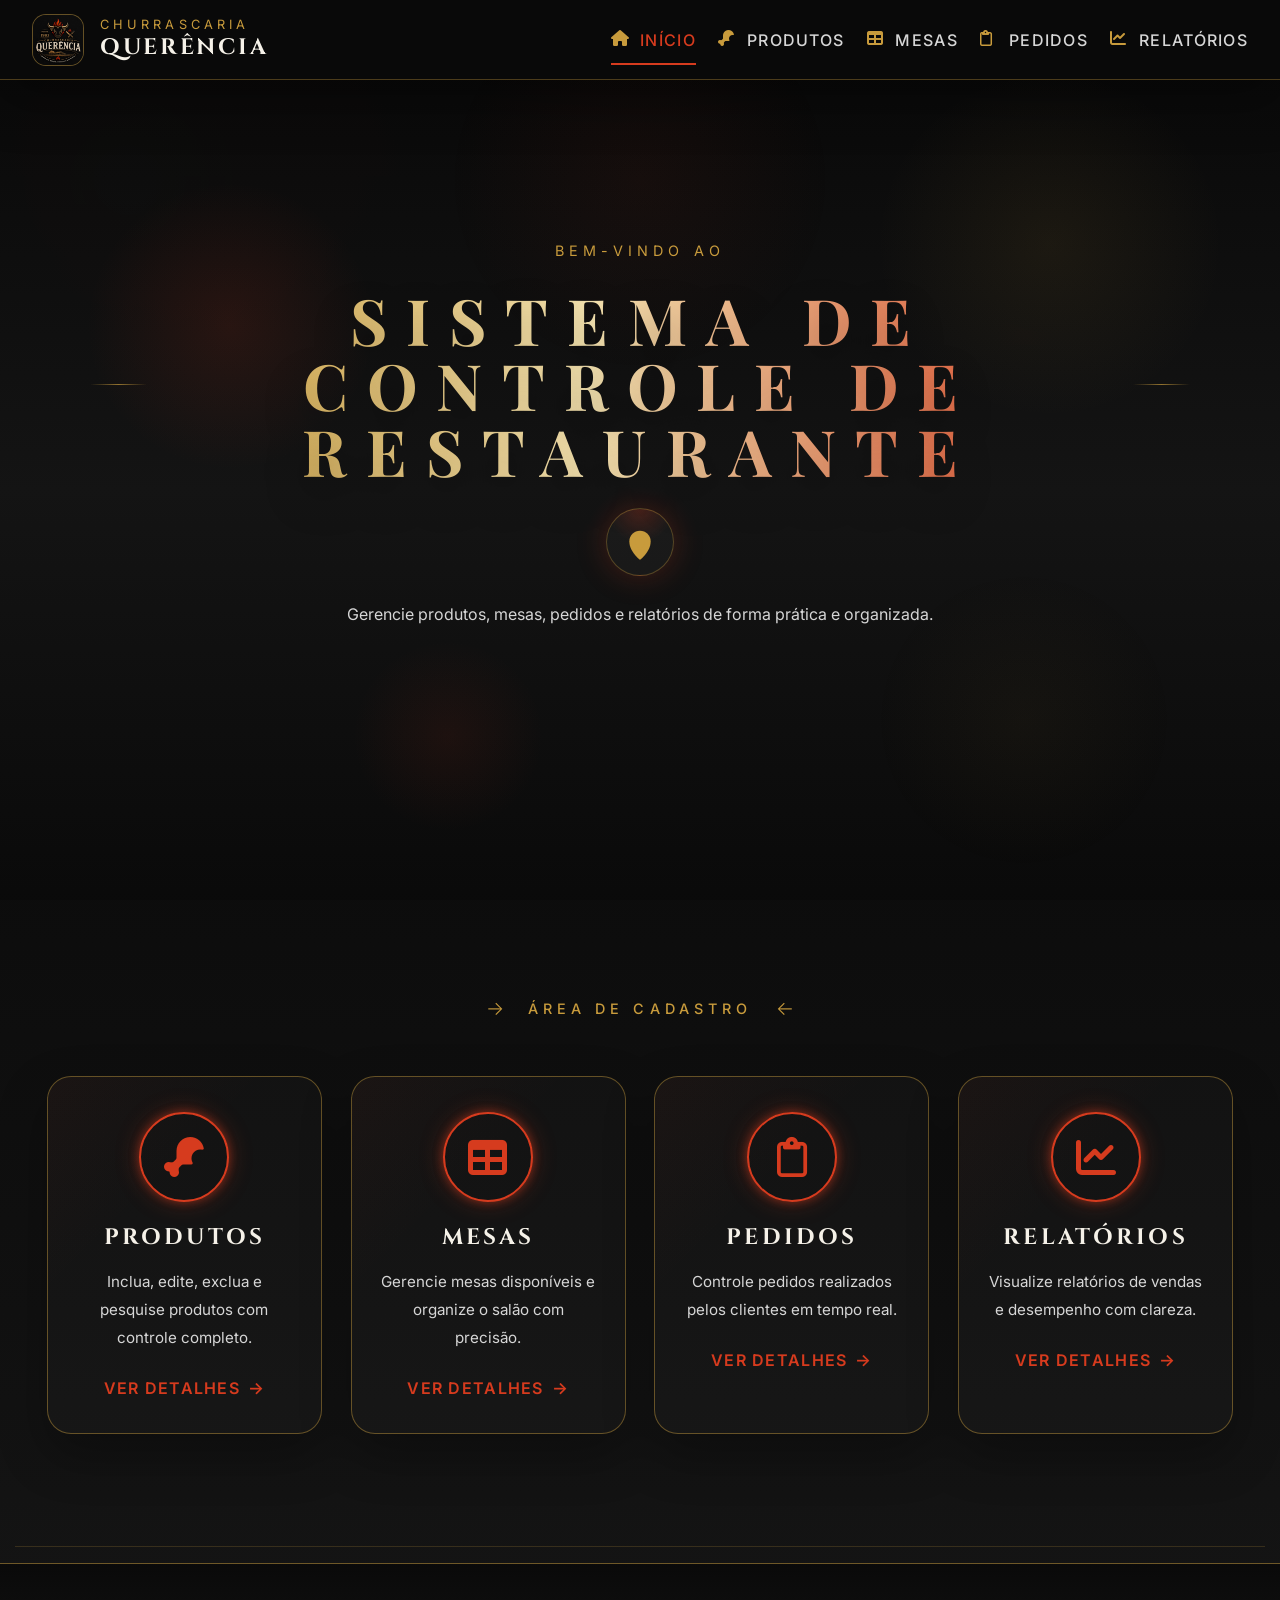
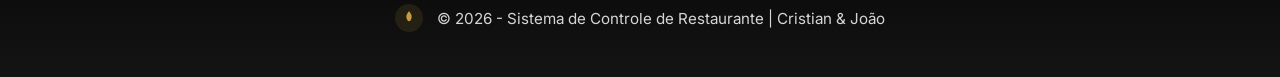
<file: index.html>
<!doctype html>
<html lang="pt-BR">
  <head>
    <meta charset="UTF-8" />
    <meta name="viewport" content="width=device-width, initial-scale=1.0" />
    <title>Churrascaria Querência | Sistema Administrativo</title>
    <link rel="preconnect" href="https://fonts.googleapis.com" />
    <link rel="preconnect" href="https://fonts.gstatic.com" crossorigin />
    <link
      href="https://fonts.googleapis.com/css2?family=Cinzel:wght@400;600;700&family=Inter:wght@300;400;500;600&family=Playfair+Display:wght@600;700&family=Montserrat:wght@400;500;600&display=swap"
      rel="stylesheet"
    />
    <link
      rel="stylesheet"
      href="https://cdnjs.cloudflare.com/ajax/libs/font-awesome/6.4.0/css/all.min.css"
    />
    <link rel="stylesheet" href="mainpage/css/style.css" />
  </head>
  <body>
    <div class="page-overlay"></div>

    <header class="topbar">
      <div class="brand">
        <div class="brand-logo">
          <img src="src/logo.jpeg" alt="Logo Churrascaria Querência" />
        </div>
        <div class="brand-copy">
          <span>CHURRASCARIA</span>
          <h1>QUERÊNCIA</h1>
        </div>
      </div>

      <nav class="navbar">
        <ul>
          <li>
            <a class="active" href="#inicio"
              ><span class="nav-icon nav-home"
                ><i class="fa-solid fa-house"></i></span
              ><span>Início</span></a
            >
          </li>
          <li>
            <a href="produtos/index.html"
              ><span class="nav-icon nav-product"
                ><i class="fa-solid fa-drumstick-bite"></i></span
              ><span>Produtos</span></a
            >
          </li>
          <li>
            <a href="mesas/index.html"
              ><span class="nav-icon nav-table"
                ><i class="fa-solid fa-table"></i></span
              ><span>Mesas</span></a
            >
          </li>
          <li>
            <a href="pedidos/index.html"
              ><span class="nav-icon nav-order"
                ><i class="fa-regular fa-clipboard"></i></span
              ><span>Pedidos</span></a
            >
          </li>
          <li>
            <a href="relatorio/index.html"
              ><span class="nav-icon nav-chart"
                ><i class="fa-solid fa-chart-line"></i></span
              ><span>Relatórios</span></a
            >
          </li>
        </ul>
      </nav>
    </header>

    <main>
      <section id="inicio" class="hero">
        <div class="hero-content">
          <span class="eyebrow">BEM-VINDO AO</span>
          <div class="hero-title-wrap">
            <span class="hero-line"></span>
            <h2>SISTEMA DE CONTROLE DE RESTAURANTE</h2>
            <span class="hero-line"></span>
          </div>
          <div class="hero-flame">
            <svg viewBox="0 0 64 64" aria-hidden="true">
              <path d="M32 62S14 48 14 31a18 18 0 0 1 36 0c0 17-18 31-18 31z" />
              <path d="M32 46s8-8 8-16a8 8 0 0 0-16 0c0 8 8 16 8 16z" />
            </svg>
          </div>
          <p class="hero-subtitle">
            Gerencie produtos, mesas, pedidos e relatórios de forma prática e
            organizada.
          </p>
        </div>
      </section>

      <section id="cadastro" class="cadastro">
        <div class="section-header">
          <div class="section-title-decoration">
            <span class="decoration-arrow">→</span>
            <span class="section-label">ÁREA DE CADASTRO</span>
            <span class="decoration-arrow">←</span>
          </div>
        </div>
        <div class="cards">
          <a class="card" href="produtos/index.html">
            <div class="card-icon">
              <i class="fa-solid fa-drumstick-bite"></i>
            </div>
            <h3>Produtos</h3>
            <p>
              Inclua, edite, exclua e pesquise produtos com controle completo.
            </p>
            <span class="card-cta">Ver detalhes</span>
          </a>

          <a class="card" href="mesas/index.html">
            <div class="card-icon">
              <i class="fa-solid fa-table"></i>
            </div>
            <h3>Mesas</h3>
            <p>Gerencie mesas disponíveis e organize o salão com precisão.</p>
            <span class="card-cta">Ver detalhes</span>
          </a>

          <a class="card" href="pedidos/index.html">
            <div class="card-icon">
              <i class="fa-regular fa-clipboard"></i>
            </div>
            <h3>Pedidos</h3>
            <p>Controle pedidos realizados pelos clientes em tempo real.</p>
            <span class="card-cta">Ver detalhes</span>
          </a>

          <a class="card" href="relatorio/index.html">
            <div class="card-icon">
              <i class="fa-solid fa-chart-line"></i>
            </div>
            <h3>Relatórios</h3>
            <p>Visualize relatórios de vendas e desempenho com clareza.</p>
            <span class="card-cta">Ver detalhes</span>
          </a>
        </div>
      </section>

      <section id="pedidos" class="info-section">
        <div class="info-panel">
          <h2>Gestão de Pedidos</h2>
          <p>
            Fluxo otimizado para comandas, cozinha e serviço de atendimento em
            uma interface sofisticada.
          </p>
        </div>
      </section>

      <section id="relatorios" class="info-section alt">
        <div class="info-panel">
          <h2>Relatórios Avançados</h2>
          <p>
            Análises de desempenho e vendas com precisão para decisões
            estratégicas.
          </p>
        </div>
      </section>

      <section id="contas" class="info-section">
        <div class="info-panel">
          <h2>Fechamento Seguro</h2>
          <p>
            Controle elegante das contas, fechamento diário e acompanhamento
            financeiro.
          </p>
        </div>
      </section>
    </main>

    <footer class="footer-bar">
      <div class="footer-inner">
        <span class="footer-icon">
          <svg viewBox="0 0 24 24" aria-hidden="true">
            <path d="M12 2s-4 4-4 8c0 3.9 2.4 7 4 7s4-3.1 4-7c0-4-4-8-4-8z" />
          </svg>
        </span>
        <p>© 2026 - Sistema de Controle de Restaurante | Cristian & João</p>
      </div>
    </footer>

    <script src="mainpage/js/script.js"></script>
  </body>
</html>
</file>
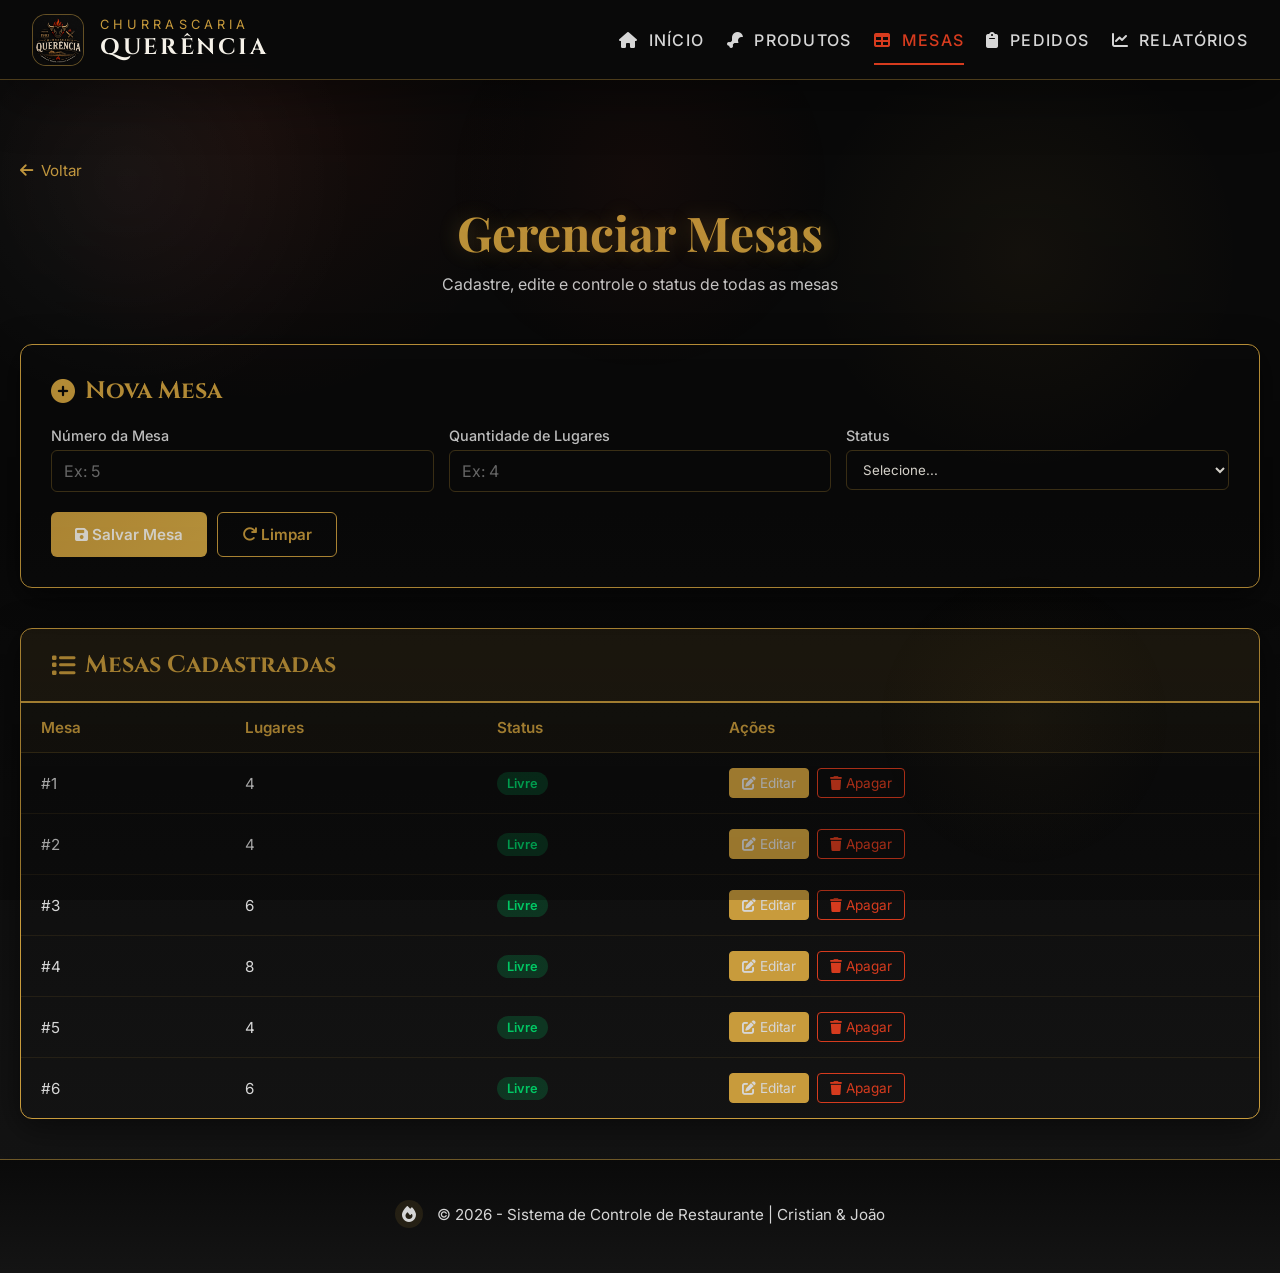
<file: mesas/index.html>
<!DOCTYPE html>
<html lang="pt-BR">

<head>
  <meta charset="UTF-8">
  <meta name="viewport" content="width=device-width, initial-scale=1.0">
  <title>Mesas | Churrascaria Querência</title>
  <link rel="preconnect" href="https://fonts.googleapis.com">
  <link rel="preconnect" href="https://fonts.gstatic.com" crossorigin>
  <link
    href="https://fonts.googleapis.com/css2?family=Cinzel:wght@400;600;700&family=Inter:wght@300;400;500;600&family=Playfair+Display:wght@600;700&family=Montserrat:wght@400;500;600&display=swap"
    rel="stylesheet">
  <link rel="stylesheet" href="https://cdnjs.cloudflare.com/ajax/libs/font-awesome/6.4.0/css/all.min.css">
  <link rel="stylesheet" href="css/style.css">
  <style>
    
  </style>
</head>

<body>
  <div class="page-overlay"></div>

  <header class="topbar">
    <div class="brand">
      <div class="brand-logo">
        <img src="../src/logo.jpeg" alt="Logo Churrascaria Querência" style="max-width: 50px;">
      </div>
      <div class="brand-copy">
        <span>CHURRASCARIA</span>
        <h1>QUERÊNCIA</h1>
      </div>
    </div>

    <nav class="navbar">
      <ul>
        <li><a href="../index.html"><i class="fas fa-home"></i> Início</a></li>
        <li><a href="../produtos/index.html"><i class="fas fa-drumstick-bite"></i> Produtos</a></li>
        <li><a href="#" class="active"><i class="fas fa-table"></i> Mesas</a></li>
        <li><a href="../pedidos/index.html"><i class="fas fa-clipboard"></i> Pedidos</a></li>
        <li><a href="#"><i class="fas fa-chart-line"></i> Relatórios</a></li>
      </ul>
    </nav>
  </header>

  <div class="page-content">
    <a href="../index.html" class="back-button">
      <i class="fas fa-arrow-left"></i> Voltar
    </a>

    <div class="page-header">
      <h1>Gerenciar Mesas</h1>
      <p>Cadastre, edite e controle o status de todas as mesas</p>
    </div>

    <!-- Formulário -->
    <div class="form-container">
      <h2><i class="fas fa-plus-circle"></i> Nova Mesa</h2>
      <form id="formMesa">
        <div class="form-row">
          <div class="form-group">
            <label for="numeroMesa">Número da Mesa</label>
            <input type="number" id="numeroMesa" placeholder="Ex: 5" required>
          </div>
          <div class="form-group">
            <label for="lugaresMesa">Quantidade de Lugares</label>
            <input type="number" id="lugaresMesa" placeholder="Ex: 4" required>
          </div>
          <div class="form-group">
            <label for="statusMesa">Status</label>
            <select id="statusMesa" required>
              <option value="">Selecione...</option>
              <option value="Livre">Livre</option>
              <option value="Ocupada">Ocupada</option>
              <option value="Reservada">Reservada</option>
            </select>
          </div>
        </div>
        <div class="button-group">
          <button type="submit" class="btn btn-primary">
            <i class="fas fa-save"></i> Salvar Mesa
          </button>
          <button type="reset" class="btn btn-secondary">
            <i class="fas fa-redo"></i> Limpar
          </button>
        </div>
      </form>
    </div>

    <!-- Tabela de Mesas -->
    <div class="table-container">
      <div class="table-header">
        <h2><i class="fas fa-list"></i> Mesas Cadastradas</h2>
      </div>
      <div id="tabelaMesas">
        <div class="empty-state">
          <i class="fas fa-inbox"></i>
          <p>Nenhuma mesa cadastrada ainda</p>
        </div>
      </div>
    </div>
  </div>

  <footer class="footer-bar">
    <div class="footer-inner">
      <span class="footer-icon">
        <i class="fas fa-fire"></i>
      </span>
      <p>© 2026 - Sistema de Controle de Restaurante | Cristian & João</p>
    </div>
  </footer>

  <script src="../mainpage/js/script.js"></script>
  <script src="js/script.js"></script>
</body>

</html>
</file>
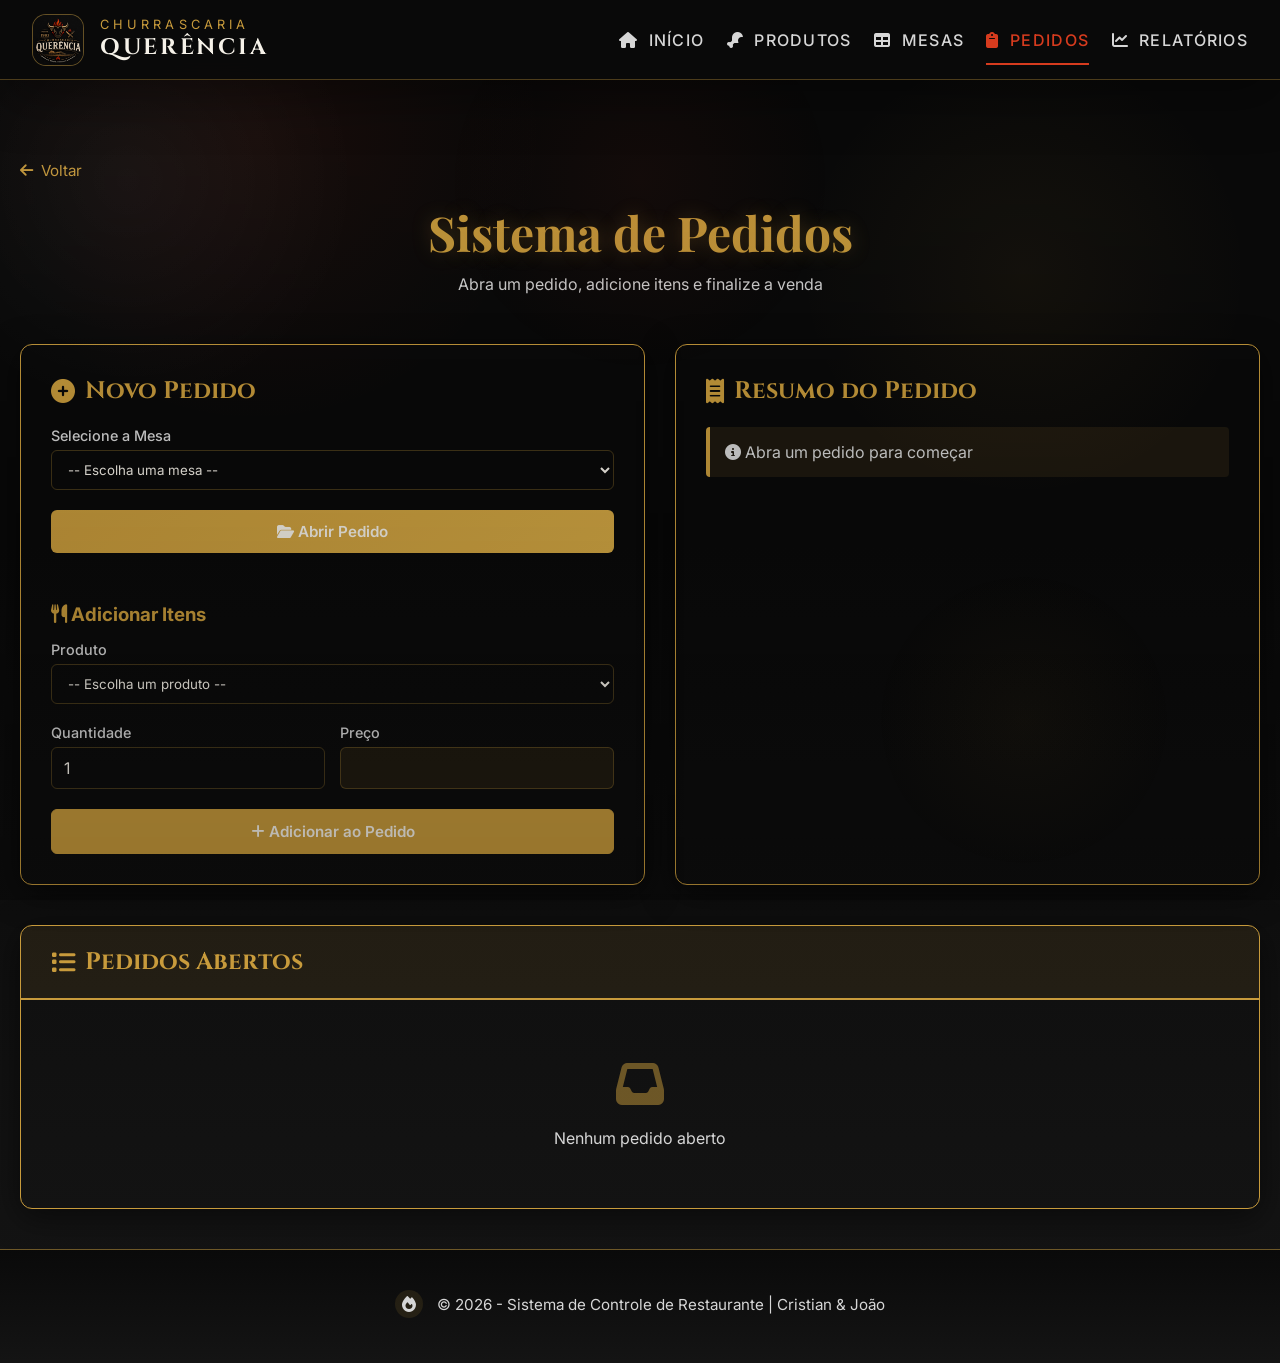
<file: pedidos/index.html>
<!doctype html>
<html lang="pt-BR">
  <head>
    <meta charset="UTF-8" />
    <meta name="viewport" content="width=device-width, initial-scale=1.0" />
    <title>Pedidos | Churrascaria Querência</title>
    <link rel="preconnect" href="https://fonts.googleapis.com" />
    <link rel="preconnect" href="https://fonts.gstatic.com" crossorigin />
    <link
      href="https://fonts.googleapis.com/css2?family=Cinzel:wght@400;600;700&family=Inter:wght@300;400;500;600&family=Playfair+Display:wght@600;700&family=Montserrat:wght@400;500;600&display=swap"
      rel="stylesheet"
    />
    <link
      rel="stylesheet"
      href="https://cdnjs.cloudflare.com/ajax/libs/font-awesome/6.4.0/css/all.min.css"
    />
    <link rel="stylesheet" href="css/style.css" />
  </head>

  <body>
    <div class="page-overlay"></div>

    <header class="topbar">
      <div class="brand">
        <div class="brand-logo">
          <img
            src="../src/logo.jpeg"
            alt="Logo Churrascaria Querência"
            style="max-width: 50px"
          />
        </div>
        <div class="brand-copy">
          <span>CHURRASCARIA</span>
          <h1>QUERÊNCIA</h1>
        </div>
      </div>

      <nav class="navbar">
        <ul>
          <li>
            <a href="../index.html"><i class="fas fa-home"></i> Início</a>
          </li>
          <li>
            <a href="../produtos/index.html"
              ><i class="fas fa-drumstick-bite"></i> Produtos</a
            >
          </li>
          <li>
            <a href="../mesas/index.html"><i class="fas fa-table"></i> Mesas</a>
          </li>
          <li>
            <a href="#" class="active"
              ><i class="fas fa-clipboard"></i> Pedidos</a
            >
          </li>
          <li>
            <a href="../relatorio/index.html"
              ><i class="fas fa-chart-line"></i> Relatórios</a
            >
          </li>
        </ul>
      </nav>
    </header>

    <div class="page-content">
      <a href="../index.html" class="back-button">
        <i class="fas fa-arrow-left"></i> Voltar
      </a>

      <div class="page-header">
        <h1>Sistema de Pedidos</h1>
        <p>Abra um pedido, adicione itens e finalize a venda</p>
      </div>

      <div class="grid-2">
        <!-- Painel Esquerdo: Criar Pedido -->
        <div class="form-container">
          <h2><i class="fas fa-plus-circle"></i> Novo Pedido</h2>

          <div class="form-row-full">
            <div class="form-group">
              <label for="mesaPedido">Selecione a Mesa</label>
              <select id="mesaPedido" required>
                <option value="">-- Escolha uma mesa --</option>
              </select>
            </div>
          </div>

          <button
            id="btnCriarPedido"
            class="btn btn-primary"
            style="width: 100%; margin-bottom: 20px"
          >
            <i class="fas fa-folder-open"></i> Abrir Pedido
          </button>

          <div class="info-box" id="infoPedido" style="display: none">
            Pedido aberto para: <strong id="mesaPedidoInfo"></strong>
          </div>

          <h3 style="color: var(--gold); margin-top: 30px; margin-bottom: 15px">
            <i class="fas fa-utensils"></i> Adicionar Itens
          </h3>

          <div class="form-row-full">
            <div class="form-group">
              <label for="produtoPedido">Produto</label>
              <select id="produtoPedido">
                <option value="">-- Escolha um produto --</option>
              </select>
            </div>
          </div>

          <div class="form-row">
            <div class="form-group">
              <label for="quantidadePedido">Quantidade</label>
              <input type="number" id="quantidadePedido" value="1" min="1" />
            </div>
            <div class="form-group">
              <label for="precoProduto">Preço</label>
              <input
                type="text"
                id="precoProduto"
                readonly
                style="background: rgba(200, 155, 60, 0.1)"
              />
            </div>
          </div>

          <button id="btnAdicionarItem" class="btn btn-add" style="width: 100%">
            <i class="fas fa-plus"></i> Adicionar ao Pedido
          </button>
        </div>

        <!-- Painel Direito: Resumo do Pedido -->
        <div class="form-container">
          <h2><i class="fas fa-receipt"></i> Resumo do Pedido</h2>

          <div id="pedidoResumo">
            <div class="info-box">
              <i class="fas fa-info-circle"></i> Abra um pedido para começar
            </div>
          </div>

          <div
            class="total-section"
            id="totalSection"
            style="
              display: none;
              flex-direction: column;
              align-items: flex-end;
              gap: 20px;
            "
          >
            <div style="width: 100%; text-align: right">
              <p style="margin-bottom: 10px">Total do Pedido:</p>
              <div class="total-amount" id="totalPedido">R$ 0,00</div>
            </div>

            <div style="width: 100%; display: flex; gap: 10px">
              <button
                id="btnLimparPedido"
                class="btn btn-secondary"
                style="flex: 1"
              >
                <i class="fas fa-redo"></i> Novo Pedido
              </button>
              <button
                id="btnFinalizarVenda"
                class="btn btn-primary"
                style="flex: 1"
              >
                <i class="fas fa-check"></i> Finalizar Venda
              </button>
            </div>
          </div>
        </div>
      </div>

      <!-- Tabela de Pedidos Abertos -->
      <div class="table-container">
        <div class="table-header">
          <h2><i class="fas fa-list"></i> Pedidos Abertos</h2>
        </div>
        <div id="tabelaPedidos">
          <div class="empty-state">
            <i class="fas fa-inbox"></i>
            <p>Nenhum pedido aberto</p>
          </div>
        </div>
      </div>
    </div>

    <footer class="footer-bar">
      <div class="footer-inner">
        <span class="footer-icon">
          <i class="fas fa-fire"></i>
        </span>
        <p>© 2026 - Sistema de Controle de Restaurante | Cristian & João</p>
      </div>
    </footer>

    <script src="../mainpage/js/script.js"></script>
    <script src="js/script.js"></script>
  </body>
</html>
</file>
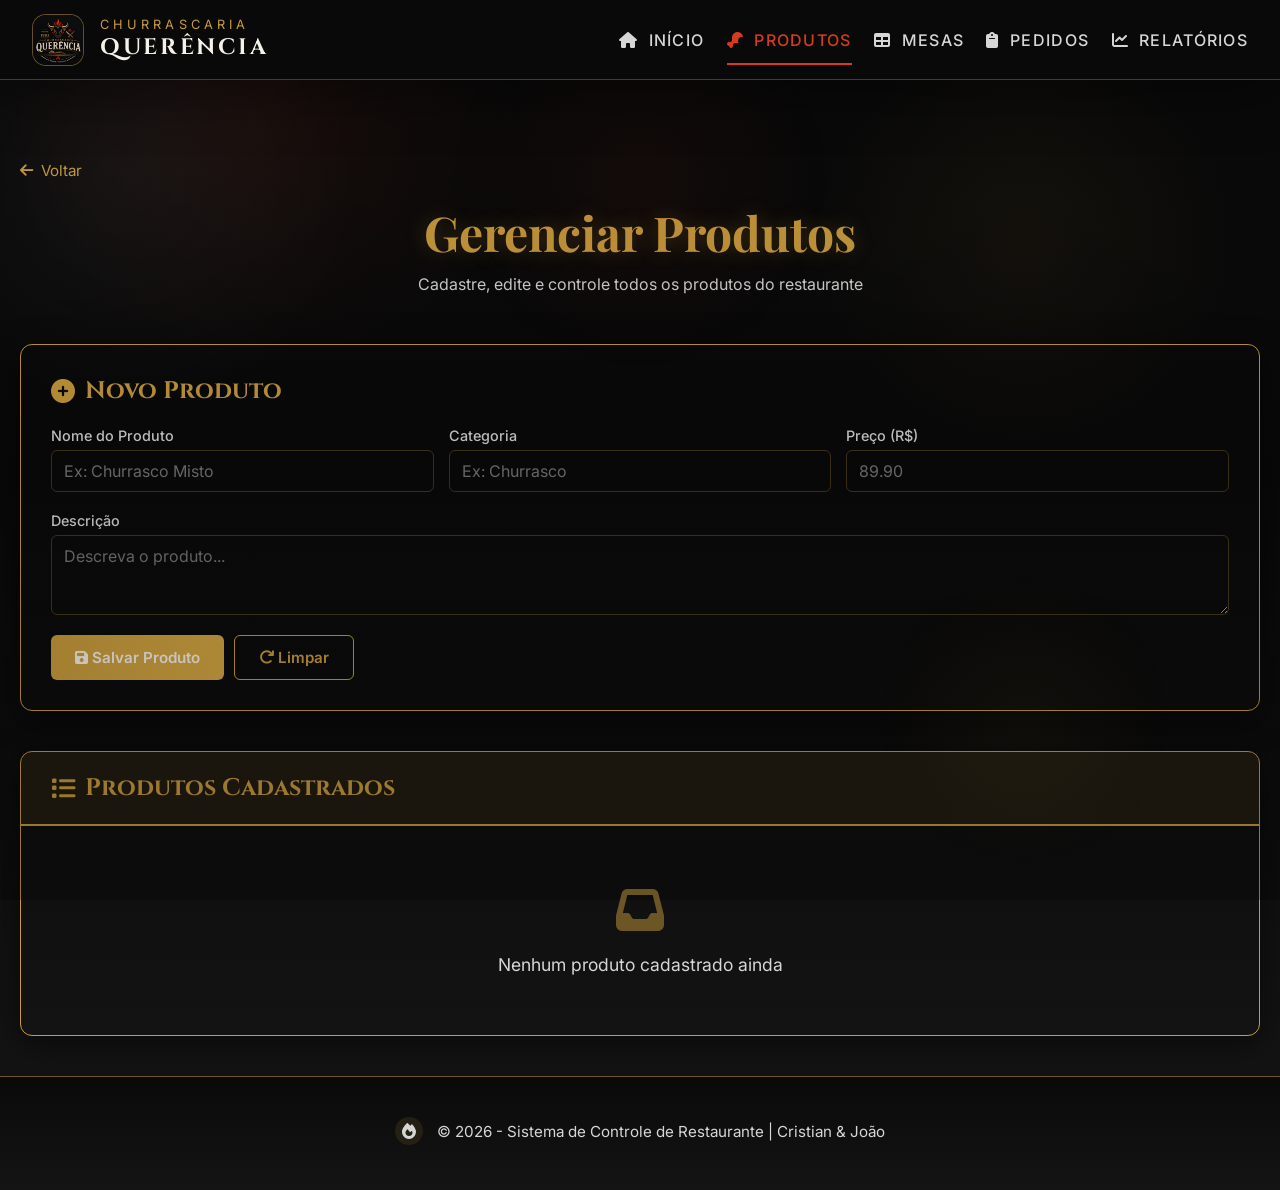
<file: produtos/index.html>
<!doctype html>
<html lang="pt-BR">
  <head>
    <meta charset="UTF-8" />
    <meta name="viewport" content="width=device-width, initial-scale=1.0" />
    <title>Produtos | Churrascaria Querência</title>
    <link rel="preconnect" href="https://fonts.googleapis.com" />
    <link rel="preconnect" href="https://fonts.gstatic.com" crossorigin />
    <link
      href="https://fonts.googleapis.com/css2?family=Cinzel:wght@400;600;700&family=Inter:wght@300;400;500;600&family=Playfair+Display:wght@600;700&family=Montserrat:wght@400;500;600&display=swap"
      rel="stylesheet"
    />
    <link
      rel="stylesheet"
      href="https://cdnjs.cloudflare.com/ajax/libs/font-awesome/6.4.0/css/all.min.css"
    />
    <link rel="stylesheet" href="css/style.css" />
  </head>
  <body>
    <div class="page-overlay"></div>

    <header class="topbar">
      <div class="brand">
        <div class="brand-logo">
          <img
            src="../src/logo.jpeg"
            alt="Logo Churrascaria Querência"
            style="max-width: 50px"
          />
        </div>
        <div class="brand-copy">
          <span>CHURRASCARIA</span>
          <h1>QUERÊNCIA</h1>
        </div>
      </div>

      <nav class="navbar">
        <ul>
          <li>
            <a href="../index.html"><i class="fas fa-home"></i> Início</a>
          </li>
          <li>
            <a href="#" class="active"
              ><i class="fas fa-drumstick-bite"></i> Produtos</a
            >
          </li>
          <li>
            <a href="../mesas/index.html"><i class="fas fa-table"></i> Mesas</a>
          </li>
          <li>
            <a href="../pedidos/index.html"
              ><i class="fas fa-clipboard"></i> Pedidos</a
            >
          </li>
          <li>
            <a href="../relatorio/index.html"
              ><i class="fas fa-chart-line"></i> Relatórios</a
            >
          </li>
        </ul>
      </nav>
    </header>

    <div class="page-content">
      <a href="../index.html" class="back-button">
        <i class="fas fa-arrow-left"></i> Voltar
      </a>

      <div class="page-header">
        <h1>Gerenciar Produtos</h1>
        <p>Cadastre, edite e controle todos os produtos do restaurante</p>
      </div>

      <!-- Formulário -->
      <div class="form-container">
        <h2><i class="fas fa-plus-circle"></i> Novo Produto</h2>
        <form id="formProduto">
          <div class="form-row">
            <div class="form-group">
              <label for="nomeProduto">Nome do Produto</label>
              <input
                type="text"
                id="nomeProduto"
                placeholder="Ex: Churrasco Misto"
                required
              />
            </div>
            <div class="form-group">
              <label for="categoriaProduto">Categoria</label>
              <input
                type="text"
                id="categoriaProduto"
                placeholder="Ex: Churrasco"
                required
              />
            </div>
            <div class="form-group">
              <label for="precoProduto">Preço (R$)</label>
              <input
                type="number"
                id="precoProduto"
                placeholder="89.90"
                step="0.01"
                min="0"
                required
              />
            </div>
          </div>
          <div class="form-row">
            <div class="form-group">
              <label for="descricaoProduto">Descrição</label>
              <textarea
                id="descricaoProduto"
                placeholder="Descreva o produto..."
              ></textarea>
            </div>
          </div>
          <div class="button-group">
            <button type="submit" class="btn btn-primary">
              <i class="fas fa-save"></i> Salvar Produto
            </button>
            <button type="reset" class="btn btn-secondary">
              <i class="fas fa-redo"></i> Limpar
            </button>
          </div>
        </form>
      </div>

      <!-- Tabela de Produtos -->
      <div class="table-container">
        <div class="table-header">
          <h2><i class="fas fa-list"></i> Produtos Cadastrados</h2>
        </div>
        <div id="tabelaProdutos">
          <div class="empty-state">
            <i class="fas fa-inbox"></i>
            <p>Nenhum produto cadastrado ainda</p>
          </div>
        </div>
      </div>
    </div>

    <footer class="footer-bar">
      <div class="footer-inner">
        <span class="footer-icon">
          <i class="fas fa-fire"></i>
        </span>
        <p>© 2026 - Sistema de Controle de Restaurante | Cristian & João</p>
      </div>
    </footer>

    <script src="../mainpage/js/script.js"></script>
    <script src="js/script.js"></script>
  </body>
</html>
</file>
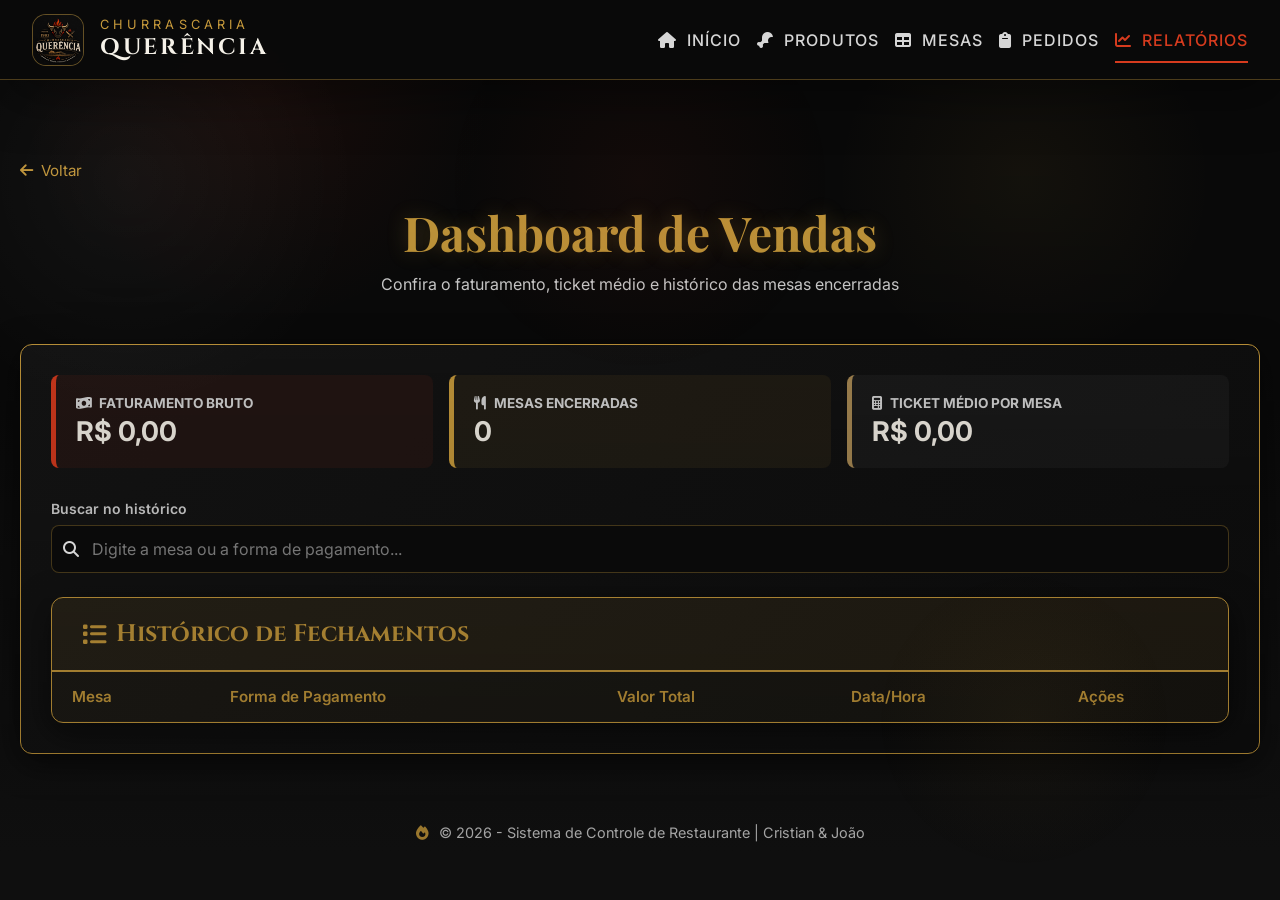
<file: relatorio/index.html>
<!doctype html>
<html lang="pt-BR">
  <head>
    <meta charset="UTF-8" />
    <meta name="viewport" content="width=device-width, initial-scale=1.0" />
    <title>Relatórios | Churrascaria Querência</title>
    <link rel="preconnect" href="https://fonts.googleapis.com" />
    <link rel="preconnect" href="https://fonts.gstatic.com" crossorigin />
    <link
      href="https://fonts.googleapis.com/css2?family=Cinzel:wght@400;600;700&family=Inter:wght@300;400;500;600&family=Playfair+Display:wght@600;700&family=Montserrat:wght@400;500;600&display=swap"
      rel="stylesheet"
    />
    <link
      rel="stylesheet"
      href="https://cdnjs.cloudflare.com/ajax/libs/font-awesome/6.4.0/css/all.min.css"
    />
    <link rel="stylesheet" href="css/style.css" />
  </head>
  <body>
    <div class="page-overlay"></div>

    <header class="topbar">
      <div class="brand">
        <div class="brand-logo">
          <img src="../src/logo.jpeg" alt="Logo Churrascaria Querência" />
        </div>
        <div class="brand-copy">
          <span>CHURRASCARIA</span>
          <h1>QUERÊNCIA</h1>
        </div>
      </div>

      <nav class="navbar">
        <ul>
          <li>
            <a href="../index.html"><i class="fas fa-home"></i> Início</a>
          </li>
          <li>
            <a href="../produtos/index.html"
              ><i class="fas fa-drumstick-bite"></i> Produtos</a
            >
          </li>
          <li>
            <a href="../mesas/index.html"><i class="fas fa-table"></i> Mesas</a>
          </li>
          <li>
            <a href="../pedidos/index.html"
              ><i class="fas fa-clipboard"></i> Pedidos</a
            >
          </li>
          <li>
            <a href="#" class="active"
              ><i class="fas fa-chart-line"></i> Relatórios</a
            >
          </li>
        </ul>
      </nav>
    </header>

    <div class="page-content">
      <a href="../index.html" class="back-button">
        <i class="fas fa-arrow-left"></i> Voltar
      </a>

      <div class="page-header">
        <h1>Dashboard de Vendas</h1>
        <p>
          Confira o faturamento, ticket médio e histórico das mesas encerradas
        </p>
      </div>

      <section class="dashboard-panel">
        <div class="metrics-grid">
          <div class="metric-card red">
            <h3>
              <i class="fa-solid fa-money-bill-wave"></i> Faturamento Bruto
            </h3>
            <p id="metric-faturamento">R$ 0,00</p>
          </div>
          <div class="metric-card amber">
            <h3><i class="fa-solid fa-utensils"></i> Mesas Encerradas</h3>
            <p id="metric-quantidade">0</p>
          </div>
          <div class="metric-card brown">
            <h3>
              <i class="fa-solid fa-calculator"></i> Ticket Médio por Mesa
            </h3>
            <p id="metric-ticket">R$ 0,00</p>
          </div>
        </div>

        <div class="search-container">
          <label for="search-input">Buscar no histórico</label>
          <div class="search-box">
            <i class="fa-solid fa-magnifying-glass search-icon"></i>
            <input
              type="text"
              id="search-input"
              placeholder="Digite a mesa ou a forma de pagamento..."
              oninput="filtrarHistorico()"
            />
          </div>
        </div>

        <div class="table-container">
          <div class="table-header">
            <h2><i class="fas fa-list"></i> Histórico de Fechamentos</h2>
          </div>
          <div class="table-responsive">
            <table id="tabela-historico">
              <thead>
                <tr>
                  <th>Mesa</th>
                  <th>Forma de Pagamento</th>
                  <th>Valor Total</th>
                  <th>Data/Hora</th>
                  <th>Ações</th>
                </tr>
              </thead>
              <tbody id="corpo-tabela-historico"></tbody>
            </table>
          </div>
        </div>
      </section>
    </div>

    <footer class="footer-bar">
      <div class="footer-inner">
        <span class="footer-icon">
          <i class="fas fa-fire"></i>
        </span>
        <p>© 2026 - Sistema de Controle de Restaurante | Cristian & João</p>
      </div>
    </footer>

    <script src="../mainpage/js/script.js"></script>
    <script src="js/script.js"></script>
  </body>
</html>
</file>
<file: mainpage/css/style.css>
/* Reset básico */
* {
  margin: 0;
  padding: 0;
  box-sizing: border-box;
}

:root {
  --bg-primary: #0A0A0A;
  --bg-secondary: #151515;
  --gold: #C89B3C;
  --red: #D63B1E;
  --text-primary: #F5F1E8;
  --text-secondary: #D6D6D6;
  --glass: rgba(255, 255, 255, 0.04);
  --shadow: rgba(0, 0, 0, 0.45);
}

html {
  scroll-behavior: smooth;
}

body {
  font-family: 'Inter', 'Montserrat', sans-serif;
  min-height: 100vh;
  background: radial-gradient(circle at 20% 10%, rgba(214, 59, 30, 0.08), transparent 18%),
    radial-gradient(circle at 80% 20%, rgba(200, 155, 60, 0.06), transparent 15%),
    linear-gradient(180deg, #0A0A0A 0%, #0A0A0A 40%, #151515 100%);
  color: var(--text-primary);
  overflow-x: hidden;
}

body::before {
  content: '';
  position: fixed;
  inset: 0;
  pointer-events: none;
  background-image: radial-gradient(circle at 10% 20%, rgba(255, 255, 255, 0.04), transparent 17%),
    linear-gradient(180deg, transparent 0%, rgba(0, 0, 0, 0.25) 100%);
}

.page-overlay {
  position: fixed;
  inset: 0;
  pointer-events: none;
  background: radial-gradient(circle at 50% 20%, rgba(214, 59, 30, 0.05), transparent 20%),
    radial-gradient(circle at 80% 80%, rgba(200, 155, 60, 0.04), transparent 12%);
  z-index: 1;
}

img {
  display: block;
  max-width: 100%;
}

button,
input,
textarea,
a {
  font: inherit;
}

main,
footer,
section {
  position: relative;
}

.topbar {
  position: sticky;
  top: 0;
  z-index: 50;
  height: 80px;
  display: flex;
  align-items: center;
  justify-content: space-between;
  gap: 1rem;
  padding: 0 2rem;
  background: rgba(10, 10, 10, 0.96);
  border-bottom: 1px solid rgba(200, 155, 60, 0.35);
  backdrop-filter: blur(10px);
  box-shadow: 0 20px 50px rgba(0, 0, 0, 0.35);
}

.brand {
  display: flex;
  align-items: center;
  gap: 1rem;
}

.brand-logo {
  width: 52px;
  height: 52px;
  border: 1px solid rgba(200, 155, 60, 0.45);
  border-radius: 14px;
  overflow: hidden;
  background: rgba(255, 255, 255, 0.04);
  display: grid;
  place-items: center;
}

.brand-logo img {
  width: 100%;
  height: auto;
  display: block;
}

.brand-copy span {
  display: block;
  font-size: 0.8rem;
  letter-spacing: 0.32em;
  text-transform: uppercase;
  color: var(--gold);
}

.brand-copy h1 {
  font-family: 'Cinzel', serif;
  font-size: 1.4rem;
  letter-spacing: 0.12em;
  text-transform: uppercase;
  color: var(--text-primary);
}

.navbar ul {
  list-style: none;
  display: flex;
  align-items: center;
  gap: 1.4rem;
}

.navbar a {
  display: inline-flex;
  align-items: center;
  gap: 0.65rem;
  color: var(--text-secondary);
  text-decoration: none;
  font-weight: 500;
  letter-spacing: 0.08em;
  text-transform: uppercase;
  transition: color 0.3s ease, transform 0.3s ease;
  padding: 0.35rem 0;
  position: relative;
}

.navbar a::after {
  content: '';
  position: absolute;
  left: 0;
  right: 0;
  bottom: -10px;
  height: 2px;
  background: transparent;
  transform: scaleX(0);
  transform-origin: left;
  transition: transform 0.3s ease, background-color 0.3s ease;
}

.navbar a:hover,
.navbar a.active {
  color: var(--red);
}

.navbar a:hover::after,
.navbar a.active::after {
  transform: scaleX(1);
  background: var(--red);
}

.nav-icon {
  display: inline-flex;
  width: 1.15rem;
  height: 1.15rem;
  color: var(--gold);
}

.nav-icon svg {
  width: 100%;
  height: 100%;
  fill: currentColor;
}

.navbar a:hover .nav-icon {
  color: var(--red);
}

.hero {
  padding: 160px 2rem 120px;
  min-height: calc(100vh - 80px);
  background: linear-gradient(180deg, rgba(10, 10, 10, 0.95) 0%, rgba(21, 21, 21, 0.95) 50%, rgba(10, 10, 10, 0.98) 100%);
  overflow: hidden;
}

.hero::after {
  content: '';
  position: absolute;
  inset: 0;
  background: radial-gradient(circle at 18% 30%, rgba(214, 59, 30, 0.12), transparent 12%),
    radial-gradient(circle at 82% 20%, rgba(200, 155, 60, 0.08), transparent 14%),
    radial-gradient(circle at 35% 80%, rgba(214, 59, 30, 0.08), transparent 9%);
  pointer-events: none;
}

.hero-content {
  position: relative;
  z-index: 2;
  max-width: 1100px;
  margin: 0 auto;
  text-align: center;
}

.hero-content .eyebrow {
  display: inline-block;
  margin-bottom: 1.75rem;
  color: var(--gold);
  letter-spacing: 0.36em;
  text-transform: uppercase;
  font-size: 0.9rem;
}

.hero-title-wrap {
  display: flex;
  align-items: center;
  justify-content: center;
  gap: 1rem;
  margin-bottom: 1.6rem;
}

.hero-line {
  display: block;
  width: 120px;
  height: 1px;
  background: linear-gradient(to right, transparent, rgba(200, 155, 60, 0.7), transparent);
}

.hero h2 {
  font-family: 'Playfair Display', serif;
  font-size: clamp(3rem, 5vw, 5.2rem);
  line-height: 1.02;
  letter-spacing: 0.3em;
  text-transform: uppercase;
  color: transparent;
  background: linear-gradient(90deg, #C89B3C, #F5E3B0 45%, #D63B1E);
  -webkit-background-clip: text;
  background-clip: text;
  text-shadow: 0 18px 40px rgba(0, 0, 0, 0.35);
}

.hero-flame {
  display: grid;
  place-items: center;
  width: 68px;
  height: 68px;
  margin: 0 auto 1.5rem;
  border-radius: 50%;
  background: radial-gradient(circle at top, rgba(214, 59, 30, 0.24), transparent 45%),
    rgba(255, 255, 255, 0.03);
  border: 1px solid rgba(200, 155, 60, 0.35);
  box-shadow: 0 0 30px rgba(214, 59, 30, 0.25);
}

.hero-flame svg {
  width: 38px;
  height: 38px;
  fill: var(--gold);
}

.hero-subtitle {
  max-width: 780px;
  margin: 0 auto;
  font-size: 1rem;
  color: var(--text-secondary);
  line-height: 1.85;
}

.cadastro {
  padding: 6rem 2rem 5rem;
  max-width: 1250px;
  margin: 0 auto;
  border-bottom: 1px solid rgba(200, 155, 60, 0.2);
}

.section-header {
  display: flex;
  flex-direction: column;
  gap: 0.8rem;
  align-items: center;
  margin-bottom: 3.5rem;
}

.section-title-decoration {
  display: flex;
  align-items: center;
  justify-content: center;
  gap: 1.5rem;
}

.decoration-arrow {
  color: var(--gold);
  font-size: 1.2rem;
  font-weight: 300;
}

.section-label {
  color: var(--gold);
  letter-spacing: 0.35em;
  text-transform: uppercase;
  font-size: 0.9rem;
  font-weight: 500;
}

.cards {
  display: grid;
  grid-template-columns: repeat(4, minmax(0, 1fr));
  gap: 1.8rem;
  margin-bottom: 2rem;
}

.card {
  display: block;
  position: relative;
  background: rgba(255, 255, 255, 0.02);
  border: 1.5px solid rgba(200, 155, 60, 0.45);
  border-radius: 24px;
  padding: 2.2rem 1.8rem 2.2rem;
  overflow: hidden;
  box-shadow: 0 20px 50px rgba(0, 0, 0, 0.3);
  transition: transform 0.35s ease, box-shadow 0.35s ease, border-color 0.35s ease;
  text-align: center;
  cursor: pointer;
  text-decoration: none;
  color: inherit;
}

.card::before {
  content: '';
  position: absolute;
  inset: 0;
  border-radius: inherit;
  background: linear-gradient(135deg, rgba(214, 59, 30, 0.04), transparent 35%);
  pointer-events: none;
}

.card:hover {
  transform: translateY(-10px) scale(1.04);
  box-shadow: 0 40px 80px rgba(214, 59, 30, 0.25);
  border-color: rgba(214, 59, 30, 0.65);
}

.card-icon {
  width: 90px;
  height: 90px;
  border-radius: 50%;
  display: flex;
  align-items: center;
  justify-content: center;
  border: 2px solid var(--red);
  color: var(--red);
  font-size: 40px;
  box-shadow: 0 0 10px rgba(214, 59, 30, 0.5), 0 0 25px rgba(214, 59, 30, 0.3);
  margin: 0 auto 20px;
}

.card h3 {
  margin-bottom: 1rem;
  font-family: 'Cinzel', serif;
  font-size: 1.4rem;
  text-transform: uppercase;
  letter-spacing: 0.14em;
  color: var(--text-primary);
}

.card p {
  color: var(--text-secondary);
  line-height: 1.85;
  margin-bottom: 1.6rem;
  font-size: 0.95rem;
}

.card-cta {
  display: inline-flex;
  align-items: center;
  gap: 0.5rem;
  color: var(--red);
  font-weight: 600;
  letter-spacing: 0.08em;
  text-transform: uppercase;
}

.card-cta::after {
  content: '→';
  font-size: 1.05rem;
}

.info-section {
  padding: 4rem 2rem;
  max-width: 1100px;
  margin: 0 auto;
  display: none;
}

.info-section.alt {
  background: rgba(255, 255, 255, 0.02);
}

.info-panel {
  background: rgba(255, 255, 255, 0.05);
  border: 1px solid rgba(200, 155, 60, 0.18);
  border-radius: 28px;
  padding: 2.5rem 2.5rem;
  box-shadow: 0 20px 45px rgba(0, 0, 0, 0.2);
}

.info-panel h2 {
  margin-bottom: 1rem;
  font-family: 'Playfair Display', serif;
  font-size: clamp(1.9rem, 2.5vw, 2.3rem);
  letter-spacing: 0.12em;
}

.info-panel p {
  color: var(--text-secondary);
  line-height: 1.95;
}

.footer-bar {
  padding: 2.5rem 2rem 2.8rem;
  background: linear-gradient(180deg, rgba(10, 10, 10, 0.96), rgba(21, 21, 21, 0.96));
  border-top: 1px solid rgba(200, 155, 60, 0.5);
  margin-top: 1rem;
}

.footer-inner {
  max-width: 1200px;
  margin: 0 auto;
  display: flex;
  align-items: center;
  justify-content: center;
  gap: 0.85rem;
  color: var(--text-secondary);
}

.footer-icon {
  display: inline-flex;
  width: 28px;
  height: 28px;
  border-radius: 50%;
  background: rgba(200, 155, 60, 0.12);
  align-items: center;
  justify-content: center;
}

.footer-icon svg {
  width: 16px;
  height: 16px;
  fill: var(--gold);
}

footer p {
  font-size: 0.95rem;
}

@media (max-width: 1100px) {
  .cards {
    grid-template-columns: repeat(2, minmax(0, 1fr));
  }
}

@media (max-width: 768px) {
  .topbar {
    flex-wrap: wrap;
    justify-content: center;
    padding: 1rem 1.2rem;
    height: auto;
  }

  .navbar ul {
    flex-wrap: wrap;
    justify-content: center;
    gap: 1rem;
  }

  .hero {
    padding: 110px 1.4rem 70px;
  }

  .hero-title-wrap {
    flex-direction: column;
    gap: 1rem;
  }

  .hero h2 {
    font-size: clamp(2.4rem, 7vw, 4.2rem);
  }

  .cadastro,
  .info-section,
  .footer-bar {
    padding-left: 1.4rem;
    padding-right: 1.4rem;
  }

  .cards {
    grid-template-columns: 1fr;
  }

  .card {
    padding: 1.9rem 1.5rem;
  }
}

@media (max-width: 520px) {
  .brand-copy h1 {
    font-size: 1.1rem;
  }

  .nav-icon {
    width: 1rem;
    height: 1rem;
  }

  .hero-flame {
    width: 58px;
    height: 58px;
  }

  .card-icon {
    width: 64px;
    height: 64px;
  }
}
</file>
<file: mesas/css/style.css>
.page-content {
  max-width: 1400px;
  margin: 80px auto 40px;
  padding: 0 20px;
}

.page-header {
  text-align: center;
  margin-bottom: 50px;
}

.page-header h1 {
  font-family: 'Playfair Display', serif;
  font-size: 3rem;
  color: var(--gold);
  margin: 0;
  text-shadow: 0 0 20px rgba(200, 155, 60, 0.3);
}

.page-header p {
  color: var(--text-secondary);
  margin-top: 10px;
}

.form-container {
  background: linear-gradient(135deg, var(--black-secondary) 0%, rgba(15, 15, 15, 0.8) 100%);
  border: 1px solid var(--gold);
  border-radius: 12px;
  padding: 30px;
  margin-bottom: 40px;
  box-shadow: 0 8px 32px rgba(0, 0, 0, 0.5);
}

.form-container h2 {
  color: var(--gold);
  font-family: 'Cinzel', serif;
  margin-top: 0;
  margin-bottom: 20px;
  display: flex;
  align-items: center;
  gap: 10px;
}

.form-row {
  display: grid;
  grid-template-columns: repeat(auto-fit, minmax(250px, 1fr));
  gap: 15px;
  margin-bottom: 20px;
}

.form-group {
  display: flex;
  flex-direction: column;
}

.form-group label {
  color: var(--text-secondary);
  font-size: 0.9rem;
  margin-bottom: 6px;
  font-weight: 500;
}

.form-group input,
.form-group select {
  background: var(--black-primary);
  border: 1px solid rgba(200, 155, 60, 0.3);
  color: var(--text-primary);
  padding: 10px 12px;
  border-radius: 6px;
  font-family: 'Inter', sans-serif;
  transition: all 0.3s;
}

.form-group input:focus,
.form-group select:focus {
  outline: none;
  border-color: var(--gold);
  box-shadow: 0 0 10px rgba(200, 155, 60, 0.2);
}

.button-group {
  display: flex;
  gap: 10px;
  margin-top: 20px;
}

.btn {
  padding: 12px 24px;
  border: none;
  border-radius: 6px;
  font-size: 0.95rem;
  font-weight: 600;
  cursor: pointer;
  transition: all 0.3s;
  font-family: 'Inter', sans-serif;
}

.btn-primary {
  background: linear-gradient(135deg, var(--gold) 0%, #d4a844 100%);
  color: var(--black-primary);
}

.btn-primary:hover {
  transform: translateY(-2px);
  box-shadow: 0 8px 20px rgba(200, 155, 60, 0.4);
}

.btn-secondary {
  background: transparent;
  border: 1px solid var(--gold);
  color: var(--gold);
}

.btn-secondary:hover {
  background: rgba(200, 155, 60, 0.1);
}

.table-container {
  background: linear-gradient(135deg, var(--black-secondary) 0%, rgba(15, 15, 15, 0.8) 100%);
  border: 1px solid var(--gold);
  border-radius: 12px;
  overflow: hidden;
  box-shadow: 0 8px 32px rgba(0, 0, 0, 0.5);
}

.table-header {
  background: rgba(200, 155, 60, 0.1);
  border-bottom: 2px solid var(--gold);
  padding: 20px 30px;
}

.table-header h2 {
  color: var(--gold);
  font-family: 'Cinzel', serif;
  margin: 0;
  display: flex;
  align-items: center;
  gap: 10px;
}

table {
  width: 100%;
  border-collapse: collapse;
  font-size: 0.95rem;
}

table thead {
  background: rgba(200, 155, 60, 0.05);
}

table th {
  padding: 15px 20px;
  text-align: left;
  color: var(--gold);
  font-weight: 600;
  border-bottom: 1px solid rgba(200, 155, 60, 0.2);
}

table td {
  padding: 15px 20px;
  color: var(--text-secondary);
  border-bottom: 1px solid rgba(200, 155, 60, 0.1);
}

table tr:hover {
  background: rgba(200, 155, 60, 0.05);
}

table tr:last-child td {
  border-bottom: none;
}

.action-buttons {
  display: flex;
  gap: 8px;
}

.btn-small {
  padding: 6px 12px;
  font-size: 0.85rem;
  border: none;
  border-radius: 4px;
  cursor: pointer;
  transition: all 0.3s;
  font-family: 'Inter', sans-serif;
}

.btn-edit {
  background: var(--gold);
  color: var(--black-primary);
  border: 1px solid var(--gold);
}

.btn-edit:hover {
  background: #d4a844;
  transform: translateY(-1px);
}

.btn-delete {
  background: transparent;
  color: var(--red);
  border: 1px solid var(--red);
}

.btn-delete:hover {
  background: rgba(214, 59, 30, 0.1);
}

.empty-state {
  text-align: center;
  padding: 60px 30px;
  color: var(--text-secondary);
}

.empty-state i {
  font-size: 3rem;
  color: var(--gold);
  margin-bottom: 20px;
  opacity: 0.5;
}

.status-badge {
  display: inline-block;
  padding: 4px 10px;
  border-radius: 20px;
  font-size: 0.8rem;
  font-weight: 600;
}

.status-livre {
  background: rgba(0, 200, 100, 0.2);
  color: #00c864;
}

.status-ocupada {
  background: rgba(214, 59, 30, 0.2);
  color: #d63b1e;
}

.status-reservada {
  background: rgba(200, 155, 60, 0.2);
  color: #c89b3c;
}

.back-button {
  display: inline-flex;
  align-items: center;
  gap: 8px;
  color: var(--gold);
  text-decoration: none;
  margin-bottom: 20px;
  font-size: 0.95rem;
  transition: all 0.3s;
}

.back-button:hover {
  gap: 12px;
}

@media (max-width: 768px) {
  .page-header h1 {
    font-size: 2rem;
  }

  .form-row {
    grid-template-columns: 1fr;
  }

  table {
    font-size: 0.85rem;
  }

  table th,
  table td {
    padding: 10px 12px;
  }

  .button-group {
    flex-direction: column;
  }

  .btn {
    width: 100%;
  }
}

/* Reset básico */
* {
  margin: 0;
  padding: 0;
  box-sizing: border-box;
}

:root {
  --bg-primary: #0A0A0A;
  --bg-secondary: #151515;
  --gold: #C89B3C;
  --red: #D63B1E;
  --text-primary: #F5F1E8;
  --text-secondary: #D6D6D6;
  --glass: rgba(255, 255, 255, 0.04);
  --shadow: rgba(0, 0, 0, 0.45);
}

html {
  scroll-behavior: smooth;
}

body {
  font-family: 'Inter', 'Montserrat', sans-serif;
  min-height: 100vh;
  background: radial-gradient(circle at 20% 10%, rgba(214, 59, 30, 0.08), transparent 18%),
    radial-gradient(circle at 80% 20%, rgba(200, 155, 60, 0.06), transparent 15%),
    linear-gradient(180deg, #0A0A0A 0%, #0A0A0A 40%, #151515 100%);
  color: var(--text-primary);
  overflow-x: hidden;
}

body::before {
  content: '';
  position: fixed;
  inset: 0;
  pointer-events: none;
  background-image: radial-gradient(circle at 10% 20%, rgba(255, 255, 255, 0.04), transparent 17%),
    linear-gradient(180deg, transparent 0%, rgba(0, 0, 0, 0.25) 100%);
}

.page-overlay {
  position: fixed;
  inset: 0;
  pointer-events: none;
  background: radial-gradient(circle at 50% 20%, rgba(214, 59, 30, 0.05), transparent 20%),
    radial-gradient(circle at 80% 80%, rgba(200, 155, 60, 0.04), transparent 12%);
  z-index: 1;
}

img {
  display: block;
  max-width: 100%;
}

button,
input,
textarea,
a {
  font: inherit;
}

main,
footer,
section {
  position: relative;
}

.topbar {
  position: sticky;
  top: 0;
  z-index: 50;
  height: 80px;
  display: flex;
  align-items: center;
  justify-content: space-between;
  gap: 1rem;
  padding: 0 2rem;
  background: rgba(10, 10, 10, 0.96);
  border-bottom: 1px solid rgba(200, 155, 60, 0.35);
  backdrop-filter: blur(10px);
  box-shadow: 0 20px 50px rgba(0, 0, 0, 0.35);
}

.brand {
  display: flex;
  align-items: center;
  gap: 1rem;
}

.brand-logo {
  width: 52px;
  height: 52px;
  border: 1px solid rgba(200, 155, 60, 0.45);
  border-radius: 14px;
  overflow: hidden;
  background: rgba(255, 255, 255, 0.04);
  display: grid;
  place-items: center;
}

.brand-logo img {
  width: 100%;
  height: auto;
  display: block;
}

.brand-copy span {
  display: block;
  font-size: 0.8rem;
  letter-spacing: 0.32em;
  text-transform: uppercase;
  color: var(--gold);
}

.brand-copy h1 {
  font-family: 'Cinzel', serif;
  font-size: 1.4rem;
  letter-spacing: 0.12em;
  text-transform: uppercase;
  color: var(--text-primary);
}

.navbar ul {
  list-style: none;
  display: flex;
  align-items: center;
  gap: 1.4rem;
}

.navbar a {
  display: inline-flex;
  align-items: center;
  gap: 0.65rem;
  color: var(--text-secondary);
  text-decoration: none;
  font-weight: 500;
  letter-spacing: 0.08em;
  text-transform: uppercase;
  transition: color 0.3s ease, transform 0.3s ease;
  padding: 0.35rem 0;
  position: relative;
}

.navbar a::after {
  content: '';
  position: absolute;
  left: 0;
  right: 0;
  bottom: -10px;
  height: 2px;
  background: transparent;
  transform: scaleX(0);
  transform-origin: left;
  transition: transform 0.3s ease, background-color 0.3s ease;
}

.navbar a:hover,
.navbar a.active {
  color: var(--red);
}

.navbar a:hover::after,
.navbar a.active::after {
  transform: scaleX(1);
  background: var(--red);
}

.nav-icon {
  display: inline-flex;
  width: 1.15rem;
  height: 1.15rem;
  color: var(--gold);
}

.nav-icon svg {
  width: 100%;
  height: 100%;
  fill: currentColor;
}

.navbar a:hover .nav-icon {
  color: var(--red);
}

.hero {
  padding: 160px 2rem 120px;
  min-height: calc(100vh - 80px);
  background: linear-gradient(180deg, rgba(10, 10, 10, 0.95) 0%, rgba(21, 21, 21, 0.95) 50%, rgba(10, 10, 10, 0.98) 100%);
  overflow: hidden;
}

.hero::after {
  content: '';
  position: absolute;
  inset: 0;
  background: radial-gradient(circle at 18% 30%, rgba(214, 59, 30, 0.12), transparent 12%),
    radial-gradient(circle at 82% 20%, rgba(200, 155, 60, 0.08), transparent 14%),
    radial-gradient(circle at 35% 80%, rgba(214, 59, 30, 0.08), transparent 9%);
  pointer-events: none;
}

.hero-content {
  position: relative;
  z-index: 2;
  max-width: 1100px;
  margin: 0 auto;
  text-align: center;
}

.hero-content .eyebrow {
  display: inline-block;
  margin-bottom: 1.75rem;
  color: var(--gold);
  letter-spacing: 0.36em;
  text-transform: uppercase;
  font-size: 0.9rem;
}

.hero-title-wrap {
  display: flex;
  align-items: center;
  justify-content: center;
  gap: 1rem;
  margin-bottom: 1.6rem;
}

.hero-line {
  display: block;
  width: 120px;
  height: 1px;
  background: linear-gradient(to right, transparent, rgba(200, 155, 60, 0.7), transparent);
}

.hero h2 {
  font-family: 'Playfair Display', serif;
  font-size: clamp(3rem, 5vw, 5.2rem);
  line-height: 1.02;
  letter-spacing: 0.3em;
  text-transform: uppercase;
  color: transparent;
  background: linear-gradient(90deg, #C89B3C, #F5E3B0 45%, #D63B1E);
  -webkit-background-clip: text;
  background-clip: text;
  text-shadow: 0 18px 40px rgba(0, 0, 0, 0.35);
}

.hero-flame {
  display: grid;
  place-items: center;
  width: 68px;
  height: 68px;
  margin: 0 auto 1.5rem;
  border-radius: 50%;
  background: radial-gradient(circle at top, rgba(214, 59, 30, 0.24), transparent 45%),
    rgba(255, 255, 255, 0.03);
  border: 1px solid rgba(200, 155, 60, 0.35);
  box-shadow: 0 0 30px rgba(214, 59, 30, 0.25);
}

.hero-flame svg {
  width: 38px;
  height: 38px;
  fill: var(--gold);
}

.hero-subtitle {
  max-width: 780px;
  margin: 0 auto;
  font-size: 1rem;
  color: var(--text-secondary);
  line-height: 1.85;
}

.cadastro {
  padding: 6rem 2rem 5rem;
  max-width: 1250px;
  margin: 0 auto;
  border-bottom: 1px solid rgba(200, 155, 60, 0.2);
}

.section-header {
  display: flex;
  flex-direction: column;
  gap: 0.8rem;
  align-items: center;
  margin-bottom: 3.5rem;
}

.section-title-decoration {
  display: flex;
  align-items: center;
  justify-content: center;
  gap: 1.5rem;
}

.decoration-arrow {
  color: var(--gold);
  font-size: 1.2rem;
  font-weight: 300;
}

.section-label {
  color: var(--gold);
  letter-spacing: 0.35em;
  text-transform: uppercase;
  font-size: 0.9rem;
  font-weight: 500;
}

.cards {
  display: grid;
  grid-template-columns: repeat(4, minmax(0, 1fr));
  gap: 1.8rem;
  margin-bottom: 2rem;
}

.card {
  position: relative;
  background: rgba(255, 255, 255, 0.02);
  border: 1.5px solid rgba(200, 155, 60, 0.45);
  border-radius: 24px;
  padding: 2.2rem 1.8rem 2.2rem;
  overflow: hidden;
  box-shadow: 0 20px 50px rgba(0, 0, 0, 0.3);
  transition: transform 0.35s ease, box-shadow 0.35s ease, border-color 0.35s ease;
  text-align: center;
}

.card::before {
  content: '';
  position: absolute;
  inset: 0;
  border-radius: inherit;
  background: linear-gradient(135deg, rgba(214, 59, 30, 0.04), transparent 35%);
  pointer-events: none;
}

.card:hover {
  transform: translateY(-10px) scale(1.04);
  box-shadow: 0 40px 80px rgba(214, 59, 30, 0.25);
  border-color: rgba(214, 59, 30, 0.65);
}

.card-icon {
  width: 90px;
  height: 90px;
  border-radius: 50%;
  display: flex;
  align-items: center;
  justify-content: center;
  border: 2px solid var(--red);
  color: var(--red);
  font-size: 40px;
  box-shadow: 0 0 10px rgba(214, 59, 30, 0.5), 0 0 25px rgba(214, 59, 30, 0.3);
  margin: 0 auto 20px;
}

.card h3 {
  margin-bottom: 1rem;
  font-family: 'Cinzel', serif;
  font-size: 1.4rem;
  text-transform: uppercase;
  letter-spacing: 0.14em;
  color: var(--text-primary);
}

.card p {
  color: var(--text-secondary);
  line-height: 1.85;
  margin-bottom: 1.6rem;
  font-size: 0.95rem;
}

.card-cta {
  display: inline-flex;
  align-items: center;
  gap: 0.5rem;
  color: var(--red);
  font-weight: 600;
  letter-spacing: 0.08em;
  text-transform: uppercase;
}

.card-cta::after {
  content: '→';
  font-size: 1.05rem;
}

.info-section {
  padding: 4rem 2rem;
  max-width: 1100px;
  margin: 0 auto;
  display: none;
}

.info-section.alt {
  background: rgba(255, 255, 255, 0.02);
}

.info-panel {
  background: rgba(255, 255, 255, 0.05);
  border: 1px solid rgba(200, 155, 60, 0.18);
  border-radius: 28px;
  padding: 2.5rem 2.5rem;
  box-shadow: 0 20px 45px rgba(0, 0, 0, 0.2);
}

.info-panel h2 {
  margin-bottom: 1rem;
  font-family: 'Playfair Display', serif;
  font-size: clamp(1.9rem, 2.5vw, 2.3rem);
  letter-spacing: 0.12em;
}

.info-panel p {
  color: var(--text-secondary);
  line-height: 1.95;
}

.footer-bar {
  padding: 2.5rem 2rem 2.8rem;
  background: linear-gradient(180deg, rgba(10, 10, 10, 0.96), rgba(21, 21, 21, 0.96));
  border-top: 1px solid rgba(200, 155, 60, 0.5);
  margin-top: 1rem;
}

.footer-inner {
  max-width: 1200px;
  margin: 0 auto;
  display: flex;
  align-items: center;
  justify-content: center;
  gap: 0.85rem;
  color: var(--text-secondary);
}

.footer-icon {
  display: inline-flex;
  width: 28px;
  height: 28px;
  border-radius: 50%;
  background: rgba(200, 155, 60, 0.12);
  align-items: center;
  justify-content: center;
}

.footer-icon svg {
  width: 16px;
  height: 16px;
  fill: var(--gold);
}

footer p {
  font-size: 0.95rem;
}

@media (max-width: 1100px) {
  .cards {
    grid-template-columns: repeat(2, minmax(0, 1fr));
  }
}

@media (max-width: 768px) {
  .topbar {
    flex-wrap: wrap;
    justify-content: center;
    padding: 1rem 1.2rem;
    height: auto;
  }

  .navbar ul {
    flex-wrap: wrap;
    justify-content: center;
    gap: 1rem;
  }

  .hero {
    padding: 110px 1.4rem 70px;
  }

  .hero-title-wrap {
    flex-direction: column;
    gap: 1rem;
  }

  .hero h2 {
    font-size: clamp(2.4rem, 7vw, 4.2rem);
  }

  .cadastro,
  .info-section,
  .footer-bar {
    padding-left: 1.4rem;
    padding-right: 1.4rem;
  }

  .cards {
    grid-template-columns: 1fr;
  }

  .card {
    padding: 1.9rem 1.5rem;
  }
}

@media (max-width: 520px) {
  .brand-copy h1 {
    font-size: 1.1rem;
  }

  .nav-icon {
    width: 1rem;
    height: 1rem;
  }

  .hero-flame {
    width: 58px;
    height: 58px;
  }

  .card-icon {
    width: 64px;
    height: 64px;
  }
}
</file>
<file: pedidos/css/style.css>
.page-content {
    max-width: 1400px;
    margin: 80px auto 40px;
    padding: 0 20px;
}

.page-header {
    text-align: center;
    margin-bottom: 50px;
}

.page-header h1 {
    font-family: 'Playfair Display', serif;
    font-size: 3rem;
    color: var(--gold);
    margin: 0;
    text-shadow: 0 0 20px rgba(200, 155, 60, 0.3);
}

.page-header p {
    color: var(--text-secondary);
    margin-top: 10px;
}

.grid-2 {
    display: grid;
    grid-template-columns: 1fr 1fr;
    gap: 30px;
    margin-bottom: 40px;
}

.form-container {
    background: linear-gradient(135deg, var(--black-secondary) 0%, rgba(15, 15, 15, 0.8) 100%);
    border: 1px solid var(--gold);
    border-radius: 12px;
    padding: 30px;
    box-shadow: 0 8px 32px rgba(0, 0, 0, 0.5);
}

.form-container h2 {
    color: var(--gold);
    font-family: 'Cinzel', serif;
    margin-top: 0;
    margin-bottom: 20px;
    display: flex;
    align-items: center;
    gap: 10px;
}

.form-row {
    display: grid;
    grid-template-columns: 1fr 1fr;
    gap: 15px;
    margin-bottom: 20px;
}

.form-row-full {
    margin-bottom: 20px;
}

.form-group {
    display: flex;
    flex-direction: column;
}

.form-group label {
    color: var(--text-secondary);
    font-size: 0.9rem;
    margin-bottom: 6px;
    font-weight: 500;
}

.form-group input,
.form-group select {
    background: var(--black-primary);
    border: 1px solid rgba(200, 155, 60, 0.3);
    color: var(--text-primary);
    padding: 10px 12px;
    border-radius: 6px;
    font-family: 'Inter', sans-serif;
    transition: all 0.3s;
}

.form-group input:focus,
.form-group select:focus {
    outline: none;
    border-color: var(--gold);
    box-shadow: 0 0 10px rgba(200, 155, 60, 0.2);
}

.button-group {
    display: flex;
    gap: 10px;
    margin-top: 20px;
}

.btn {
    padding: 12px 24px;
    border: none;
    border-radius: 6px;
    font-size: 0.95rem;
    font-weight: 600;
    cursor: pointer;
    transition: all 0.3s;
    font-family: 'Inter', sans-serif;
    flex: 1;
}

.btn-primary {
    background: linear-gradient(135deg, var(--gold) 0%, #d4a844 100%);
    color: var(--black-primary);
}

.btn-primary:hover {
    transform: translateY(-2px);
    box-shadow: 0 8px 20px rgba(200, 155, 60, 0.4);
}

.btn-secondary {
    background: transparent;
    border: 1px solid var(--gold);
    color: var(--gold);
}

.btn-secondary:hover {
    background: rgba(200, 155, 60, 0.1);
}

.btn-danger {
    background: rgba(214, 59, 30, 0.8);
    color: white;
}

.btn-danger:hover {
    background: var(--red);
}

.table-container {
    background: linear-gradient(135deg, var(--black-secondary) 0%, rgba(15, 15, 15, 0.8) 100%);
    border: 1px solid var(--gold);
    border-radius: 12px;
    overflow: hidden;
    box-shadow: 0 8px 32px rgba(0, 0, 0, 0.5);
}

.table-header {
    background: rgba(200, 155, 60, 0.1);
    border-bottom: 2px solid var(--gold);
    padding: 20px 30px;
}

.table-header h2 {
    color: var(--gold);
    font-family: 'Cinzel', serif;
    margin: 0;
    display: flex;
    align-items: center;
    gap: 10px;
}

table {
    width: 100%;
    border-collapse: collapse;
    font-size: 0.95rem;
}

table thead {
    background: rgba(200, 155, 60, 0.05);
}

table th {
    padding: 15px 20px;
    text-align: left;
    color: var(--gold);
    font-weight: 600;
    border-bottom: 1px solid rgba(200, 155, 60, 0.2);
}

table td {
    padding: 15px 20px;
    color: var(--text-secondary);
    border-bottom: 1px solid rgba(200, 155, 60, 0.1);
}

table tr:hover {
    background: rgba(200, 155, 60, 0.05);
}

table tr:last-child td {
    border-bottom: none;
}

.action-buttons {
    display: flex;
    gap: 8px;
}

.btn-small {
    padding: 6px 12px;
    font-size: 0.85rem;
    border: none;
    border-radius: 4px;
    cursor: pointer;
    transition: all 0.3s;
    font-family: 'Inter', sans-serif;
}

.btn-add {
    background: var(--gold);
    color: var(--black-primary);
    border: 1px solid var(--gold);
}

.btn-add:hover {
    background: #d4a844;
    transform: translateY(-1px);
}

.btn-remove {
    background: transparent;
    color: var(--red);
    border: 1px solid var(--red);
}

.btn-remove:hover {
    background: rgba(214, 59, 30, 0.1);
}

.empty-state {
    text-align: center;
    padding: 60px 30px;
    color: var(--text-secondary);
}

.empty-state i {
    font-size: 3rem;
    color: var(--gold);
    margin-bottom: 20px;
    opacity: 0.5;
}

.back-button {
    display: inline-flex;
    align-items: center;
    gap: 8px;
    color: var(--gold);
    text-decoration: none;
    margin-bottom: 20px;
    font-size: 0.95rem;
    transition: all 0.3s;
}

.back-button:hover {
    gap: 12px;
}

.price-display {
    font-family: 'Cinzel', serif;
    color: var(--gold);
    font-weight: 600;
}

.info-box {
    background: rgba(200, 155, 60, 0.1);
    border-left: 4px solid var(--gold);
    padding: 15px;
    border-radius: 4px;
    margin-bottom: 20px;
    color: var(--text-secondary);
}

.total-section {
    background: rgba(200, 155, 60, 0.1);
    border-top: 2px solid var(--gold);
    padding: 20px;
    display: flex;
    justify-content: space-between;
    align-items: center;
}

.total-section p {
    margin: 0;
    color: var(--text-secondary);
}

.total-amount {
    font-family: 'Cinzel', serif;
    font-size: 1.5rem;
    color: var(--gold);
    font-weight: 600;
}

@media (max-width: 768px) {
    .grid-2 {
        grid-template-columns: 1fr;
    }

    .page-header h1 {
        font-size: 2rem;
    }

    .form-row {
        grid-template-columns: 1fr;
    }

    table {
        font-size: 0.85rem;
    }

    table th,
    table td {
        padding: 10px 12px;
    }

    .button-group {
        flex-direction: column;
    }

    .btn {
        width: 100%;
    }
}

/* Reset básico */
* {
    margin: 0;
    padding: 0;
    box-sizing: border-box;
}

:root {
    --bg-primary: #0A0A0A;
    --bg-secondary: #151515;
    --gold: #C89B3C;
    --red: #D63B1E;
    --text-primary: #F5F1E8;
    --text-secondary: #D6D6D6;
    --glass: rgba(255, 255, 255, 0.04);
    --shadow: rgba(0, 0, 0, 0.45);
}

html {
    scroll-behavior: smooth;
}

body {
    font-family: 'Inter', 'Montserrat', sans-serif;
    min-height: 100vh;
    background: radial-gradient(circle at 20% 10%, rgba(214, 59, 30, 0.08), transparent 18%),
        radial-gradient(circle at 80% 20%, rgba(200, 155, 60, 0.06), transparent 15%),
        linear-gradient(180deg, #0A0A0A 0%, #0A0A0A 40%, #151515 100%);
    color: var(--text-primary);
    overflow-x: hidden;
}

body::before {
    content: '';
    position: fixed;
    inset: 0;
    pointer-events: none;
    background-image: radial-gradient(circle at 10% 20%, rgba(255, 255, 255, 0.04), transparent 17%),
        linear-gradient(180deg, transparent 0%, rgba(0, 0, 0, 0.25) 100%);
}

.page-overlay {
    position: fixed;
    inset: 0;
    pointer-events: none;
    background: radial-gradient(circle at 50% 20%, rgba(214, 59, 30, 0.05), transparent 20%),
        radial-gradient(circle at 80% 80%, rgba(200, 155, 60, 0.04), transparent 12%);
    z-index: 1;
}

img {
    display: block;
    max-width: 100%;
}

button,
input,
textarea,
a {
    font: inherit;
}

main,
footer,
section {
    position: relative;
}

.topbar {
    position: sticky;
    top: 0;
    z-index: 50;
    height: 80px;
    display: flex;
    align-items: center;
    justify-content: space-between;
    gap: 1rem;
    padding: 0 2rem;
    background: rgba(10, 10, 10, 0.96);
    border-bottom: 1px solid rgba(200, 155, 60, 0.35);
    backdrop-filter: blur(10px);
    box-shadow: 0 20px 50px rgba(0, 0, 0, 0.35);
}

.brand {
    display: flex;
    align-items: center;
    gap: 1rem;
}

.brand-logo {
    width: 52px;
    height: 52px;
    border: 1px solid rgba(200, 155, 60, 0.45);
    border-radius: 14px;
    overflow: hidden;
    background: rgba(255, 255, 255, 0.04);
    display: grid;
    place-items: center;
}

.brand-logo img {
    width: 100%;
    height: auto;
    display: block;
}

.brand-copy span {
    display: block;
    font-size: 0.8rem;
    letter-spacing: 0.32em;
    text-transform: uppercase;
    color: var(--gold);
}

.brand-copy h1 {
    font-family: 'Cinzel', serif;
    font-size: 1.4rem;
    letter-spacing: 0.12em;
    text-transform: uppercase;
    color: var(--text-primary);
}

.navbar ul {
    list-style: none;
    display: flex;
    align-items: center;
    gap: 1.4rem;
}

.navbar a {
    display: inline-flex;
    align-items: center;
    gap: 0.65rem;
    color: var(--text-secondary);
    text-decoration: none;
    font-weight: 500;
    letter-spacing: 0.08em;
    text-transform: uppercase;
    transition: color 0.3s ease, transform 0.3s ease;
    padding: 0.35rem 0;
    position: relative;
}

.navbar a::after {
    content: '';
    position: absolute;
    left: 0;
    right: 0;
    bottom: -10px;
    height: 2px;
    background: transparent;
    transform: scaleX(0);
    transform-origin: left;
    transition: transform 0.3s ease, background-color 0.3s ease;
}

.navbar a:hover,
.navbar a.active {
    color: var(--red);
}

.navbar a:hover::after,
.navbar a.active::after {
    transform: scaleX(1);
    background: var(--red);
}

.nav-icon {
    display: inline-flex;
    width: 1.15rem;
    height: 1.15rem;
    color: var(--gold);
}

.nav-icon svg {
    width: 100%;
    height: 100%;
    fill: currentColor;
}

.navbar a:hover .nav-icon {
    color: var(--red);
}

.hero {
    padding: 160px 2rem 120px;
    min-height: calc(100vh - 80px);
    background: linear-gradient(180deg, rgba(10, 10, 10, 0.95) 0%, rgba(21, 21, 21, 0.95) 50%, rgba(10, 10, 10, 0.98) 100%);
    overflow: hidden;
}

.hero::after {
    content: '';
    position: absolute;
    inset: 0;
    background: radial-gradient(circle at 18% 30%, rgba(214, 59, 30, 0.12), transparent 12%),
        radial-gradient(circle at 82% 20%, rgba(200, 155, 60, 0.08), transparent 14%),
        radial-gradient(circle at 35% 80%, rgba(214, 59, 30, 0.08), transparent 9%);
    pointer-events: none;
}

.hero-content {
    position: relative;
    z-index: 2;
    max-width: 1100px;
    margin: 0 auto;
    text-align: center;
}

.hero-content .eyebrow {
    display: inline-block;
    margin-bottom: 1.75rem;
    color: var(--gold);
    letter-spacing: 0.36em;
    text-transform: uppercase;
    font-size: 0.9rem;
}

.hero-title-wrap {
    display: flex;
    align-items: center;
    justify-content: center;
    gap: 1rem;
    margin-bottom: 1.6rem;
}

.hero-line {
    display: block;
    width: 120px;
    height: 1px;
    background: linear-gradient(to right, transparent, rgba(200, 155, 60, 0.7), transparent);
}

.hero h2 {
    font-family: 'Playfair Display', serif;
    font-size: clamp(3rem, 5vw, 5.2rem);
    line-height: 1.02;
    letter-spacing: 0.3em;
    text-transform: uppercase;
    color: transparent;
    background: linear-gradient(90deg, #C89B3C, #F5E3B0 45%, #D63B1E);
    -webkit-background-clip: text;
    background-clip: text;
    text-shadow: 0 18px 40px rgba(0, 0, 0, 0.35);
}

.hero-flame {
    display: grid;
    place-items: center;
    width: 68px;
    height: 68px;
    margin: 0 auto 1.5rem;
    border-radius: 50%;
    background: radial-gradient(circle at top, rgba(214, 59, 30, 0.24), transparent 45%),
        rgba(255, 255, 255, 0.03);
    border: 1px solid rgba(200, 155, 60, 0.35);
    box-shadow: 0 0 30px rgba(214, 59, 30, 0.25);
}

.hero-flame svg {
    width: 38px;
    height: 38px;
    fill: var(--gold);
}

.hero-subtitle {
    max-width: 780px;
    margin: 0 auto;
    font-size: 1rem;
    color: var(--text-secondary);
    line-height: 1.85;
}

.cadastro {
    padding: 6rem 2rem 5rem;
    max-width: 1250px;
    margin: 0 auto;
    border-bottom: 1px solid rgba(200, 155, 60, 0.2);
}

.section-header {
    display: flex;
    flex-direction: column;
    gap: 0.8rem;
    align-items: center;
    margin-bottom: 3.5rem;
}

.section-title-decoration {
    display: flex;
    align-items: center;
    justify-content: center;
    gap: 1.5rem;
}

.decoration-arrow {
    color: var(--gold);
    font-size: 1.2rem;
    font-weight: 300;
}

.section-label {
    color: var(--gold);
    letter-spacing: 0.35em;
    text-transform: uppercase;
    font-size: 0.9rem;
    font-weight: 500;
}

.cards {
    display: grid;
    grid-template-columns: repeat(4, minmax(0, 1fr));
    gap: 1.8rem;
    margin-bottom: 2rem;
}

.card {
    position: relative;
    background: rgba(255, 255, 255, 0.02);
    border: 1.5px solid rgba(200, 155, 60, 0.45);
    border-radius: 24px;
    padding: 2.2rem 1.8rem 2.2rem;
    overflow: hidden;
    box-shadow: 0 20px 50px rgba(0, 0, 0, 0.3);
    transition: transform 0.35s ease, box-shadow 0.35s ease, border-color 0.35s ease;
    text-align: center;
}

.card::before {
    content: '';
    position: absolute;
    inset: 0;
    border-radius: inherit;
    background: linear-gradient(135deg, rgba(214, 59, 30, 0.04), transparent 35%);
    pointer-events: none;
}

.card:hover {
    transform: translateY(-10px) scale(1.04);
    box-shadow: 0 40px 80px rgba(214, 59, 30, 0.25);
    border-color: rgba(214, 59, 30, 0.65);
}

.card-icon {
    width: 90px;
    height: 90px;
    border-radius: 50%;
    display: flex;
    align-items: center;
    justify-content: center;
    border: 2px solid var(--red);
    color: var(--red);
    font-size: 40px;
    box-shadow: 0 0 10px rgba(214, 59, 30, 0.5), 0 0 25px rgba(214, 59, 30, 0.3);
    margin: 0 auto 20px;
}

.card h3 {
    margin-bottom: 1rem;
    font-family: 'Cinzel', serif;
    font-size: 1.4rem;
    text-transform: uppercase;
    letter-spacing: 0.14em;
    color: var(--text-primary);
}

.card p {
    color: var(--text-secondary);
    line-height: 1.85;
    margin-bottom: 1.6rem;
    font-size: 0.95rem;
}

.card-cta {
    display: inline-flex;
    align-items: center;
    gap: 0.5rem;
    color: var(--red);
    font-weight: 600;
    letter-spacing: 0.08em;
    text-transform: uppercase;
}

.card-cta::after {
    content: '→';
    font-size: 1.05rem;
}

.info-section {
    padding: 4rem 2rem;
    max-width: 1100px;
    margin: 0 auto;
    display: none;
}

.info-section.alt {
    background: rgba(255, 255, 255, 0.02);
}

.info-panel {
    background: rgba(255, 255, 255, 0.05);
    border: 1px solid rgba(200, 155, 60, 0.18);
    border-radius: 28px;
    padding: 2.5rem 2.5rem;
    box-shadow: 0 20px 45px rgba(0, 0, 0, 0.2);
}

.info-panel h2 {
    margin-bottom: 1rem;
    font-family: 'Playfair Display', serif;
    font-size: clamp(1.9rem, 2.5vw, 2.3rem);
    letter-spacing: 0.12em;
}

.info-panel p {
    color: var(--text-secondary);
    line-height: 1.95;
}

.footer-bar {
    padding: 2.5rem 2rem 2.8rem;
    background: linear-gradient(180deg, rgba(10, 10, 10, 0.96), rgba(21, 21, 21, 0.96));
    border-top: 1px solid rgba(200, 155, 60, 0.5);
    margin-top: 1rem;
}

.footer-inner {
    max-width: 1200px;
    margin: 0 auto;
    display: flex;
    align-items: center;
    justify-content: center;
    gap: 0.85rem;
    color: var(--text-secondary);
}

.footer-icon {
    display: inline-flex;
    width: 28px;
    height: 28px;
    border-radius: 50%;
    background: rgba(200, 155, 60, 0.12);
    align-items: center;
    justify-content: center;
}

.footer-icon svg {
    width: 16px;
    height: 16px;
    fill: var(--gold);
}

footer p {
    font-size: 0.95rem;
}

@media (max-width: 1100px) {
    .cards {
        grid-template-columns: repeat(2, minmax(0, 1fr));
    }
}

@media (max-width: 768px) {
    .topbar {
        flex-wrap: wrap;
        justify-content: center;
        padding: 1rem 1.2rem;
        height: auto;
    }

    .navbar ul {
        flex-wrap: wrap;
        justify-content: center;
        gap: 1rem;
    }

    .hero {
        padding: 110px 1.4rem 70px;
    }

    .hero-title-wrap {
        flex-direction: column;
        gap: 1rem;
    }

    .hero h2 {
        font-size: clamp(2.4rem, 7vw, 4.2rem);
    }

    .cadastro,
    .info-section,
    .footer-bar {
        padding-left: 1.4rem;
        padding-right: 1.4rem;
    }

    .cards {
        grid-template-columns: 1fr;
    }

    .card {
        padding: 1.9rem 1.5rem;
    }
}

@media (max-width: 520px) {
    .brand-copy h1 {
        font-size: 1.1rem;
    }

    .nav-icon {
        width: 1rem;
        height: 1rem;
    }

    .hero-flame {
        width: 58px;
        height: 58px;
    }

    .card-icon {
        width: 64px;
        height: 64px;
    }
}
</file>
<file: produtos/css/style.css>
/* Formulário de cadastro */
.form-cadastro {
  max-width: 500px;
  margin: 0 auto 2rem auto;
  display: flex;
  flex-direction: column;
  gap: 1rem;
}

.form-cadastro input,
.form-cadastro select,
.form-cadastro button {
  padding: 0.6rem;
  border: 1px solid var(--dark);
  border-radius: 5px;
}

.form-cadastro button {
  background: var(--primary);
  color: var(--light);
  font-weight: bold;
  cursor: pointer;
}

.form-cadastro button:hover {
  background: var(--dark);
}

/* Lista de produtos */
.lista-produtos {
  max-width: 800px;
  margin: 0 auto;
}

.lista-produtos table {
  width: 100%;
  border-collapse: collapse;
}

.lista-produtos th,
.lista-produtos td {
  border: 1px solid var(--dark);
  padding: 0.8rem;
  text-align: center;
}

.lista-produtos th {
  background: var(--secondary);
}

.editar {
  background: #4682b4;
  color: var(--light);
  border: none;
  padding: 0.4rem 0.8rem;
  border-radius: 4px;
  cursor: pointer;
}

.excluir {
  background: #b22222;
  color: var(--light);
  border: none;
  padding: 0.4rem 0.8rem;
  border-radius: 4px;
  cursor: pointer;
}

.editar:hover {
  background: #315f7d;
}

.excluir:hover {
  background: #7a1a1a;
}
.page-content {
      max-width: 1400px;
      margin: 80px auto 40px;
      padding: 0 20px;
    }

    .page-header {
      text-align: center;
      margin-bottom: 50px;
    }

    .page-header h1 {
      font-family: 'Playfair Display', serif;
      font-size: 3rem;
      color: var(--gold);
      margin: 0;
      text-shadow: 0 0 20px rgba(200, 155, 60, 0.3);
    }

    .page-header p {
      color: var(--text-secondary);
      margin-top: 10px;
    }

    .form-container {
      background: linear-gradient(135deg, var(--black-secondary) 0%, rgba(15, 15, 15, 0.8) 100%);
      border: 1px solid var(--gold);
      border-radius: 12px;
      padding: 30px;
      margin-bottom: 40px;
      box-shadow: 0 8px 32px rgba(0, 0, 0, 0.5);
    }

    .form-container h2 {
      color: var(--gold);
      font-family: 'Cinzel', serif;
      margin-top: 0;
      margin-bottom: 20px;
      display: flex;
      align-items: center;
      gap: 10px;
    }

    .form-row {
      display: grid;
      grid-template-columns: repeat(auto-fit, minmax(250px, 1fr));
      gap: 15px;
      margin-bottom: 20px;
    }

    .form-group {
      display: flex;
      flex-direction: column;
    }

    .form-group label {
      color: var(--text-secondary);
      font-size: 0.9rem;
      margin-bottom: 6px;
      font-weight: 500;
    }

    .form-group input,
    .form-group textarea {
      background: var(--black-primary);
      border: 1px solid rgba(200, 155, 60, 0.3);
      color: var(--text-primary);
      padding: 10px 12px;
      border-radius: 6px;
      font-family: 'Inter', sans-serif;
      transition: all 0.3s;
    }

    .form-group input:focus,
    .form-group textarea:focus {
      outline: none;
      border-color: var(--gold);
      box-shadow: 0 0 10px rgba(200, 155, 60, 0.2);
    }

    .form-group textarea {
      resize: vertical;
      min-height: 80px;
    }

    .button-group {
      display: flex;
      gap: 10px;
      margin-top: 20px;
    }

    .btn {
      padding: 12px 24px;
      border: none;
      border-radius: 6px;
      font-size: 0.95rem;
      font-weight: 600;
      cursor: pointer;
      transition: all 0.3s;
      font-family: 'Inter', sans-serif;
    }

    .btn-primary {
      background: linear-gradient(135deg, var(--gold) 0%, #d4a844 100%);
      color: var(--black-primary);
    }

    .btn-primary:hover {
      transform: translateY(-2px);
      box-shadow: 0 8px 20px rgba(200, 155, 60, 0.4);
    }

    .btn-secondary {
      background: transparent;
      border: 1px solid var(--gold);
      color: var(--gold);
    }

    .btn-secondary:hover {
      background: rgba(200, 155, 60, 0.1);
    }

    .table-container {
      background: linear-gradient(135deg, var(--black-secondary) 0%, rgba(15, 15, 15, 0.8) 100%);
      border: 1px solid var(--gold);
      border-radius: 12px;
      overflow: hidden;
      box-shadow: 0 8px 32px rgba(0, 0, 0, 0.5);
    }

    .table-header {
      background: rgba(200, 155, 60, 0.1);
      border-bottom: 2px solid var(--gold);
      padding: 20px 30px;
    }

    .table-header h2 {
      color: var(--gold);
      font-family: 'Cinzel', serif;
      margin: 0;
      display: flex;
      align-items: center;
      gap: 10px;
    }

    table {
      width: 100%;
      border-collapse: collapse;
      font-size: 0.95rem;
    }

    table thead {
      background: rgba(200, 155, 60, 0.05);
    }

    table th {
      padding: 15px 20px;
      text-align: left;
      color: var(--gold);
      font-weight: 600;
      border-bottom: 1px solid rgba(200, 155, 60, 0.2);
    }

    table td {
      padding: 15px 20px;
      color: var(--text-secondary);
      border-bottom: 1px solid rgba(200, 155, 60, 0.1);
    }

    table tr:hover {
      background: rgba(200, 155, 60, 0.05);
    }

    table tr:last-child td {
      border-bottom: none;
    }

    .action-buttons {
      display: flex;
      gap: 8px;
    }

    .btn-small {
      padding: 6px 12px;
      font-size: 0.85rem;
      border: none;
      border-radius: 4px;
      cursor: pointer;
      transition: all 0.3s;
      font-family: 'Inter', sans-serif;
    }

    .btn-edit {
      background: var(--gold);
      color: var(--black-primary);
      border: 1px solid var(--gold);
    }

    .btn-edit:hover {
      background: #d4a844;
      transform: translateY(-1px);
    }

    .btn-delete {
      background: transparent;
      color: var(--red);
      border: 1px solid var(--red);
    }

    .btn-delete:hover {
      background: rgba(214, 59, 30, 0.1);
    }

    .empty-state {
      text-align: center;
      padding: 60px 30px;
      color: var(--text-secondary);
    }

    .empty-state i {
      font-size: 3rem;
      color: var(--gold);
      margin-bottom: 20px;
      opacity: 0.5;
    }

    .empty-state p {
      font-size: 1.1rem;
    }

    .back-button {
      display: inline-flex;
      align-items: center;
      gap: 8px;
      color: var(--gold);
      text-decoration: none;
      margin-bottom: 20px;
      font-size: 0.95rem;
      transition: all 0.3s;
    }

    .back-button:hover {
      gap: 12px;
    }

    .price-display {
      font-family: 'Cinzel', serif;
      color: var(--gold);
      font-weight: 600;
    }

    @media (max-width: 768px) {
      .page-header h1 {
        font-size: 2rem;
      }

      .form-row {
        grid-template-columns: 1fr;
      }

      table {
        font-size: 0.85rem;
      }

      table th,
      table td {
        padding: 10px 12px;
      }

      .button-group {
        flex-direction: column;
      }

      .btn {
        width: 100%;
      }
    }
    /* Reset básico */
* {
  margin: 0;
  padding: 0;
  box-sizing: border-box;
}

:root {
  --bg-primary: #0A0A0A;
  --bg-secondary: #151515;
  --gold: #C89B3C;
  --red: #D63B1E;
  --text-primary: #F5F1E8;
  --text-secondary: #D6D6D6;
  --glass: rgba(255, 255, 255, 0.04);
  --shadow: rgba(0, 0, 0, 0.45);
}

html {
  scroll-behavior: smooth;
}

body {
  font-family: 'Inter', 'Montserrat', sans-serif;
  min-height: 100vh;
  background: radial-gradient(circle at 20% 10%, rgba(214, 59, 30, 0.08), transparent 18%),
              radial-gradient(circle at 80% 20%, rgba(200, 155, 60, 0.06), transparent 15%),
              linear-gradient(180deg, #0A0A0A 0%, #0A0A0A 40%, #151515 100%);
  color: var(--text-primary);
  overflow-x: hidden;
}

body::before {
  content: '';
  position: fixed;
  inset: 0;
  pointer-events: none;
  background-image: radial-gradient(circle at 10% 20%, rgba(255, 255, 255, 0.04), transparent 17%),
                    linear-gradient(180deg, transparent 0%, rgba(0, 0, 0, 0.25) 100%);
}

.page-overlay {
  position: fixed;
  inset: 0;
  pointer-events: none;
  background: radial-gradient(circle at 50% 20%, rgba(214, 59, 30, 0.05), transparent 20%),
              radial-gradient(circle at 80% 80%, rgba(200, 155, 60, 0.04), transparent 12%);
  z-index: 1;
}

img {
  display: block;
  max-width: 100%;
}

button,
input,
textarea,
a {
  font: inherit;
}

main,
footer,
section {
  position: relative;
}

.topbar {
  position: sticky;
  top: 0;
  z-index: 50;
  height: 80px;
  display: flex;
  align-items: center;
  justify-content: space-between;
  gap: 1rem;
  padding: 0 2rem;
  background: rgba(10, 10, 10, 0.96);
  border-bottom: 1px solid rgba(200, 155, 60, 0.35);
  backdrop-filter: blur(10px);
  box-shadow: 0 20px 50px rgba(0, 0, 0, 0.35);
}

.brand {
  display: flex;
  align-items: center;
  gap: 1rem;
}

.brand-logo {
  width: 52px;
  height: 52px;
  border: 1px solid rgba(200, 155, 60, 0.45);
  border-radius: 14px;
  overflow: hidden;
  background: rgba(255, 255, 255, 0.04);
  display: grid;
  place-items: center;
}

.brand-logo img {
  width: 100%;
  height: auto;
  display: block;
}

.brand-copy span {
  display: block;
  font-size: 0.8rem;
  letter-spacing: 0.32em;
  text-transform: uppercase;
  color: var(--gold);
}

.brand-copy h1 {
  font-family: 'Cinzel', serif;
  font-size: 1.4rem;
  letter-spacing: 0.12em;
  text-transform: uppercase;
  color: var(--text-primary);
}

.navbar ul {
  list-style: none;
  display: flex;
  align-items: center;
  gap: 1.4rem;
}

.navbar a {
  display: inline-flex;
  align-items: center;
  gap: 0.65rem;
  color: var(--text-secondary);
  text-decoration: none;
  font-weight: 500;
  letter-spacing: 0.08em;
  text-transform: uppercase;
  transition: color 0.3s ease, transform 0.3s ease;
  padding: 0.35rem 0;
  position: relative;
}

.navbar a::after {
  content: '';
  position: absolute;
  left: 0;
  right: 0;
  bottom: -10px;
  height: 2px;
  background: transparent;
  transform: scaleX(0);
  transform-origin: left;
  transition: transform 0.3s ease, background-color 0.3s ease;
}

.navbar a:hover,
.navbar a.active {
  color: var(--red);
}

.navbar a:hover::after,
.navbar a.active::after {
  transform: scaleX(1);
  background: var(--red);
}

.nav-icon {
  display: inline-flex;
  width: 1.15rem;
  height: 1.15rem;
  color: var(--gold);
}

.nav-icon svg {
  width: 100%;
  height: 100%;
  fill: currentColor;
}

.navbar a:hover .nav-icon {
  color: var(--red);
}

.hero {
  padding: 160px 2rem 120px;
  min-height: calc(100vh - 80px);
  background: linear-gradient(180deg, rgba(10, 10, 10, 0.95) 0%, rgba(21, 21, 21, 0.95) 50%, rgba(10, 10, 10, 0.98) 100%);
  overflow: hidden;
}

.hero::after {
  content: '';
  position: absolute;
  inset: 0;
  background: radial-gradient(circle at 18% 30%, rgba(214, 59, 30, 0.12), transparent 12%),
              radial-gradient(circle at 82% 20%, rgba(200, 155, 60, 0.08), transparent 14%),
              radial-gradient(circle at 35% 80%, rgba(214, 59, 30, 0.08), transparent 9%);
  pointer-events: none;
}

.hero-content {
  position: relative;
  z-index: 2;
  max-width: 1100px;
  margin: 0 auto;
  text-align: center;
}

.hero-content .eyebrow {
  display: inline-block;
  margin-bottom: 1.75rem;
  color: var(--gold);
  letter-spacing: 0.36em;
  text-transform: uppercase;
  font-size: 0.9rem;
}

.hero-title-wrap {
  display: flex;
  align-items: center;
  justify-content: center;
  gap: 1rem;
  margin-bottom: 1.6rem;
}

.hero-line {
  display: block;
  width: 120px;
  height: 1px;
  background: linear-gradient(to right, transparent, rgba(200, 155, 60, 0.7), transparent);
}

.hero h2 {
  font-family: 'Playfair Display', serif;
  font-size: clamp(3rem, 5vw, 5.2rem);
  line-height: 1.02;
  letter-spacing: 0.3em;
  text-transform: uppercase;
  color: transparent;
  background: linear-gradient(90deg, #C89B3C, #F5E3B0 45%, #D63B1E);
  -webkit-background-clip: text;
  background-clip: text;
  text-shadow: 0 18px 40px rgba(0, 0, 0, 0.35);
}

.hero-flame {
  display: grid;
  place-items: center;
  width: 68px;
  height: 68px;
  margin: 0 auto 1.5rem;
  border-radius: 50%;
  background: radial-gradient(circle at top, rgba(214, 59, 30, 0.24), transparent 45%),
              rgba(255, 255, 255, 0.03);
  border: 1px solid rgba(200, 155, 60, 0.35);
  box-shadow: 0 0 30px rgba(214, 59, 30, 0.25);
}

.hero-flame svg {
  width: 38px;
  height: 38px;
  fill: var(--gold);
}

.hero-subtitle {
  max-width: 780px;
  margin: 0 auto;
  font-size: 1rem;
  color: var(--text-secondary);
  line-height: 1.85;
}

.cadastro {
  padding: 6rem 2rem 5rem;
  max-width: 1250px;
  margin: 0 auto;
  border-bottom: 1px solid rgba(200, 155, 60, 0.2);
}

.section-header {
  display: flex;
  flex-direction: column;
  gap: 0.8rem;
  align-items: center;
  margin-bottom: 3.5rem;
}

.section-title-decoration {
  display: flex;
  align-items: center;
  justify-content: center;
  gap: 1.5rem;
}

.decoration-arrow {
  color: var(--gold);
  font-size: 1.2rem;
  font-weight: 300;
}

.section-label {
  color: var(--gold);
  letter-spacing: 0.35em;
  text-transform: uppercase;
  font-size: 0.9rem;
  font-weight: 500;
}

.cards {
  display: grid;
  grid-template-columns: repeat(4, minmax(0, 1fr));
  gap: 1.8rem;
  margin-bottom: 2rem;
}

.card {
  position: relative;
  background: rgba(255, 255, 255, 0.02);
  border: 1.5px solid rgba(200, 155, 60, 0.45);
  border-radius: 24px;
  padding: 2.2rem 1.8rem 2.2rem;
  overflow: hidden;
  box-shadow: 0 20px 50px rgba(0, 0, 0, 0.3);
  transition: transform 0.35s ease, box-shadow 0.35s ease, border-color 0.35s ease;
  text-align: center;
}

.card::before {
  content: '';
  position: absolute;
  inset: 0;
  border-radius: inherit;
  background: linear-gradient(135deg, rgba(214, 59, 30, 0.04), transparent 35%);
  pointer-events: none;
}

.card:hover {
  transform: translateY(-10px) scale(1.04);
  box-shadow: 0 40px 80px rgba(214, 59, 30, 0.25);
  border-color: rgba(214, 59, 30, 0.65);
}

.card-icon {
  width: 90px;
  height: 90px;
  border-radius: 50%;
  display: flex;
  align-items: center;
  justify-content: center;
  border: 2px solid var(--red);
  color: var(--red);
  font-size: 40px;
  box-shadow: 0 0 10px rgba(214, 59, 30, 0.5), 0 0 25px rgba(214, 59, 30, 0.3);
  margin: 0 auto 20px;
}

.card h3 {
  margin-bottom: 1rem;
  font-family: 'Cinzel', serif;
  font-size: 1.4rem;
  text-transform: uppercase;
  letter-spacing: 0.14em;
  color: var(--text-primary);
}

.card p {
  color: var(--text-secondary);
  line-height: 1.85;
  margin-bottom: 1.6rem;
  font-size: 0.95rem;
}

.card-cta {
  display: inline-flex;
  align-items: center;
  gap: 0.5rem;
  color: var(--red);
  font-weight: 600;
  letter-spacing: 0.08em;
  text-transform: uppercase;
}

.card-cta::after {
  content: '→';
  font-size: 1.05rem;
}

.info-section {
  padding: 4rem 2rem;
  max-width: 1100px;
  margin: 0 auto;
  display: none;
}

.info-section.alt {
  background: rgba(255, 255, 255, 0.02);
}

.info-panel {
  background: rgba(255, 255, 255, 0.05);
  border: 1px solid rgba(200, 155, 60, 0.18);
  border-radius: 28px;
  padding: 2.5rem 2.5rem;
  box-shadow: 0 20px 45px rgba(0, 0, 0, 0.2);
}

.info-panel h2 {
  margin-bottom: 1rem;
  font-family: 'Playfair Display', serif;
  font-size: clamp(1.9rem, 2.5vw, 2.3rem);
  letter-spacing: 0.12em;
}

.info-panel p {
  color: var(--text-secondary);
  line-height: 1.95;
}

.footer-bar {
  padding: 2.5rem 2rem 2.8rem;
  background: linear-gradient(180deg, rgba(10, 10, 10, 0.96), rgba(21, 21, 21, 0.96));
  border-top: 1px solid rgba(200, 155, 60, 0.5);
  margin-top: 1rem;
}

.footer-inner {
  max-width: 1200px;
  margin: 0 auto;
  display: flex;
  align-items: center;
  justify-content: center;
  gap: 0.85rem;
  color: var(--text-secondary);
}

.footer-icon {
  display: inline-flex;
  width: 28px;
  height: 28px;
  border-radius: 50%;
  background: rgba(200, 155, 60, 0.12);
  align-items: center;
  justify-content: center;
}

.footer-icon svg {
  width: 16px;
  height: 16px;
  fill: var(--gold);
}

footer p {
  font-size: 0.95rem;
}

@media (max-width: 1100px) {
  .cards {
    grid-template-columns: repeat(2, minmax(0, 1fr));
  }
}

@media (max-width: 768px) {
  .topbar {
    flex-wrap: wrap;
    justify-content: center;
    padding: 1rem 1.2rem;
    height: auto;
  }

  .navbar ul {
    flex-wrap: wrap;
    justify-content: center;
    gap: 1rem;
  }

  .hero {
    padding: 110px 1.4rem 70px;
  }

  .hero-title-wrap {
    flex-direction: column;
    gap: 1rem;
  }

  .hero h2 {
    font-size: clamp(2.4rem, 7vw, 4.2rem);
  }

  .cadastro,
  .info-section,
  .footer-bar {
    padding-left: 1.4rem;
    padding-right: 1.4rem;
  }

  .cards {
    grid-template-columns: 1fr;
  }

  .card {
    padding: 1.9rem 1.5rem;
  }
}

@media (max-width: 520px) {
  .brand-copy h1 {
    font-size: 1.1rem;
  }

  .nav-icon {
    width: 1rem;
    height: 1rem;
  }

  .hero-flame {
    width: 58px;
    height: 58px;
  }

  .card-icon {
    width: 64px;
    height: 64px;
  }
}
</file>
<file: relatorio/css/style.css>
* {
  margin: 0;
  padding: 0;
  box-sizing: border-box;
}

:root {
  --bg-primary: #0A0A0A;
  --bg-secondary: #151515;
  --gold: #C89B3C;
  --red: #D63B1E;
  --text-primary: #F5F1E8;
  --text-secondary: #D6D6D6;
  --shadow: rgba(0, 0, 0, 0.45);
}

html {
  scroll-behavior: smooth;
}

body {
  font-family: 'Inter', 'Montserrat', sans-serif;
  min-height: 100vh;
  background: radial-gradient(circle at 20% 10%, rgba(214, 59, 30, 0.08), transparent 18%),
              radial-gradient(circle at 80% 20%, rgba(200, 155, 60, 0.06), transparent 15%),
              linear-gradient(180deg, #0A0A0A 0%, #0A0A0A 40%, #151515 100%);
  color: var(--text-primary);
  overflow-x: hidden;
}

body::before {
  content: '';
  position: fixed;
  inset: 0;
  pointer-events: none;
  background-image: radial-gradient(circle at 10% 20%, rgba(255, 255, 255, 0.04), transparent 17%),
                    linear-gradient(180deg, transparent 0%, rgba(0, 0, 0, 0.25) 100%);
}

.page-overlay {
  position: fixed;
  inset: 0;
  pointer-events: none;
  background: radial-gradient(circle at 50% 20%, rgba(214, 59, 30, 0.05), transparent 20%),
              radial-gradient(circle at 80% 80%, rgba(200, 155, 60, 0.04), transparent 12%);
  z-index: 1;
}

img {
  display: block;
  max-width: 100%;
}

button,
input,
textarea,
a {
  font: inherit;
}

.topbar {
  position: sticky;
  top: 0;
  z-index: 50;
  height: 80px;
  display: flex;
  align-items: center;
  justify-content: space-between;
  gap: 1rem;
  padding: 0 2rem;
  background: rgba(10, 10, 10, 0.96);
  border-bottom: 1px solid rgba(200, 155, 60, 0.35);
  backdrop-filter: blur(10px);
  box-shadow: 0 20px 50px rgba(0, 0, 0, 0.35);
}

.brand {
  display: flex;
  align-items: center;
  gap: 1rem;
}

.brand-logo {
  width: 52px;
  height: 52px;
  border: 1px solid rgba(200, 155, 60, 0.45);
  border-radius: 14px;
  overflow: hidden;
  background: rgba(255, 255, 255, 0.04);
  display: grid;
  place-items: center;
}

.brand-logo img {
  width: 100%;
  height: 100%;
  object-fit: cover;
}

.brand-copy span {
  display: block;
  font-size: 0.8rem;
  letter-spacing: 0.32em;
  text-transform: uppercase;
  color: var(--gold);
}

.brand-copy h1 {
  font-family: 'Cinzel', serif;
  font-size: 1.4rem;
  letter-spacing: 0.12em;
  text-transform: uppercase;
  color: var(--text-primary);
}

.navbar ul {
  list-style: none;
  display: flex;
  align-items: center;
  gap: 1rem;
}

.navbar a {
  display: inline-flex;
  align-items: center;
  gap: 0.65rem;
  color: var(--text-secondary);
  text-decoration: none;
  font-weight: 500;
  letter-spacing: 0.06em;
  text-transform: uppercase;
  transition: color 0.3s ease;
  padding: 0.35rem 0;
  position: relative;
}

.navbar a::after {
  content: '';
  position: absolute;
  left: 0;
  right: 0;
  bottom: -8px;
  height: 2px;
  background: transparent;
  transform: scaleX(0);
  transition: transform 0.3s ease, background-color 0.3s ease;
}

.navbar a:hover,
.navbar a.active {
  color: var(--red);
}

.navbar a:hover::after,
.navbar a.active::after {
  transform: scaleX(1);
  background: var(--red);
}

.page-content {
  max-width: 1400px;
  margin: 80px auto 40px;
  padding: 0 20px;
}

.page-header {
  text-align: center;
  margin-bottom: 50px;
}

.page-header h1 {
  font-family: 'Playfair Display', serif;
  font-size: 3rem;
  color: var(--gold);
  margin: 0;
  text-shadow: 0 0 20px rgba(200, 155, 60, 0.3);
}

.page-header p {
  color: var(--text-secondary);
  margin-top: 10px;
}

.back-button {
  display: inline-flex;
  align-items: center;
  gap: 8px;
  color: var(--gold);
  text-decoration: none;
  margin-bottom: 20px;
  font-size: 0.95rem;
  transition: all 0.3s;
}

.back-button:hover {
  gap: 12px;
}

.dashboard-panel {
  background: linear-gradient(135deg, var(--bg-secondary) 0%, rgba(15, 15, 15, 0.8) 100%);
  border: 1px solid var(--gold);
  border-radius: 12px;
  padding: 30px;
  box-shadow: 0 8px 32px rgba(0, 0, 0, 0.5);
}

.metrics-grid {
  display: grid;
  grid-template-columns: repeat(auto-fit, minmax(220px, 1fr));
  gap: 1rem;
  margin-bottom: 2rem;
}

.metric-card {
  padding: 1.25rem;
  border-radius: 8px;
  border-left: 5px solid;
  color: var(--text-primary);
}

.metric-card i {
  margin-right: 5px;
}

.metric-card.red { background: rgba(214, 59, 30, 0.08); border-left-color: var(--red); }
.metric-card.amber { background: rgba(200, 155, 60, 0.08); border-left-color: var(--gold); }
.metric-card.brown { background: rgba(255, 255, 255, 0.04); border-left-color: #a98a54; }

.metric-card h3 {
  font-size: 0.85rem;
  color: var(--text-secondary);
  text-transform: uppercase;
}

.metric-card p {
  font-size: 1.7rem;
  font-weight: 700;
  margin-top: 0.25rem;
}

.search-container {
  margin-bottom: 1.5rem;
}

.search-container label {
  display: block;
  font-size: 0.875rem;
  font-weight: 600;
  margin-bottom: 0.5rem;
  color: var(--text-secondary);
}

.search-box {
  position: relative;
}

.search-icon {
  position: absolute;
  left: 12px;
  top: 50%;
  transform: translateY(-50%);
  color: var(--text-secondary);
}

.search-box input {
  width: 100%;
  padding: 0.8rem 0.8rem 0.8rem 2.5rem;
  border: 1px solid rgba(200, 155, 60, 0.3);
  border-radius: 8px;
  font-size: 1rem;
  outline: none;
  background: var(--bg-primary);
  color: var(--text-primary);
}

.search-box input:focus {
  border-color: var(--gold);
  box-shadow: 0 0 10px rgba(200, 155, 60, 0.15);
}

.table-container {
  background: linear-gradient(135deg, var(--bg-secondary) 0%, rgba(15, 15, 15, 0.8) 100%);
  border: 1px solid var(--gold);
  border-radius: 12px;
  overflow: hidden;
  box-shadow: 0 8px 32px rgba(0, 0, 0, 0.5);
}

.table-header {
  background: rgba(200, 155, 60, 0.1);
  border-bottom: 2px solid var(--gold);
  padding: 20px 30px;
}

.table-header h2 {
  color: var(--gold);
  font-family: 'Cinzel', serif;
  margin: 0;
  display: flex;
  align-items: center;
  gap: 10px;
}

.table-responsive {
  width: 100%;
  overflow-x: auto;
}

table {
  width: 100%;
  border-collapse: collapse;
  font-size: 0.95rem;
  min-width: 720px;
}

table thead {
  background: rgba(200, 155, 60, 0.05);
}

table th,
table td {
  padding: 15px 20px;
  text-align: left;
  border-bottom: 1px solid rgba(200, 155, 60, 0.1);
}

table th {
  color: var(--gold);
  font-weight: 600;
}

table td {
  color: var(--text-secondary);
}

table tr:hover {
  background: rgba(200, 155, 60, 0.04);
}

.btn-danger {
  background: transparent;
  color: var(--red);
  border: 1px solid var(--red);
  border-radius: 6px;
  padding: 0.5rem 0.75rem;
  font-size: 0.85rem;
  font-weight: 600;
  cursor: pointer;
  transition: all 0.3s;
}

.btn-danger:hover {
  background: rgba(214, 59, 30, 0.08);
}

.footer-bar {
  padding: 30px 20px 50px;
}

.footer-inner {
  display: flex;
  align-items: center;
  justify-content: center;
  gap: 10px;
  color: var(--text-secondary);
  font-size: 0.9rem;
}

.footer-icon {
  color: var(--gold);
}

@media (max-width: 900px) {
  .topbar {
    height: auto;
    padding: 1rem;
    flex-direction: column;
  }

  .navbar ul {
    flex-wrap: wrap;
    justify-content: center;
  }
}

@media (max-width: 768px) {
  .page-header h1 {
    font-size: 2rem;
  }

  .dashboard-panel {
    padding: 20px;
  }

  table {
    font-size: 0.85rem;
  }
}

@media (max-width: 600px) {
  .navbar ul {
    gap: 0.8rem;
  }

  .navbar a {
    font-size: 0.8rem;
  }

  .footer-inner {
    flex-direction: column;
    text-align: center;
  }
}
</file>
